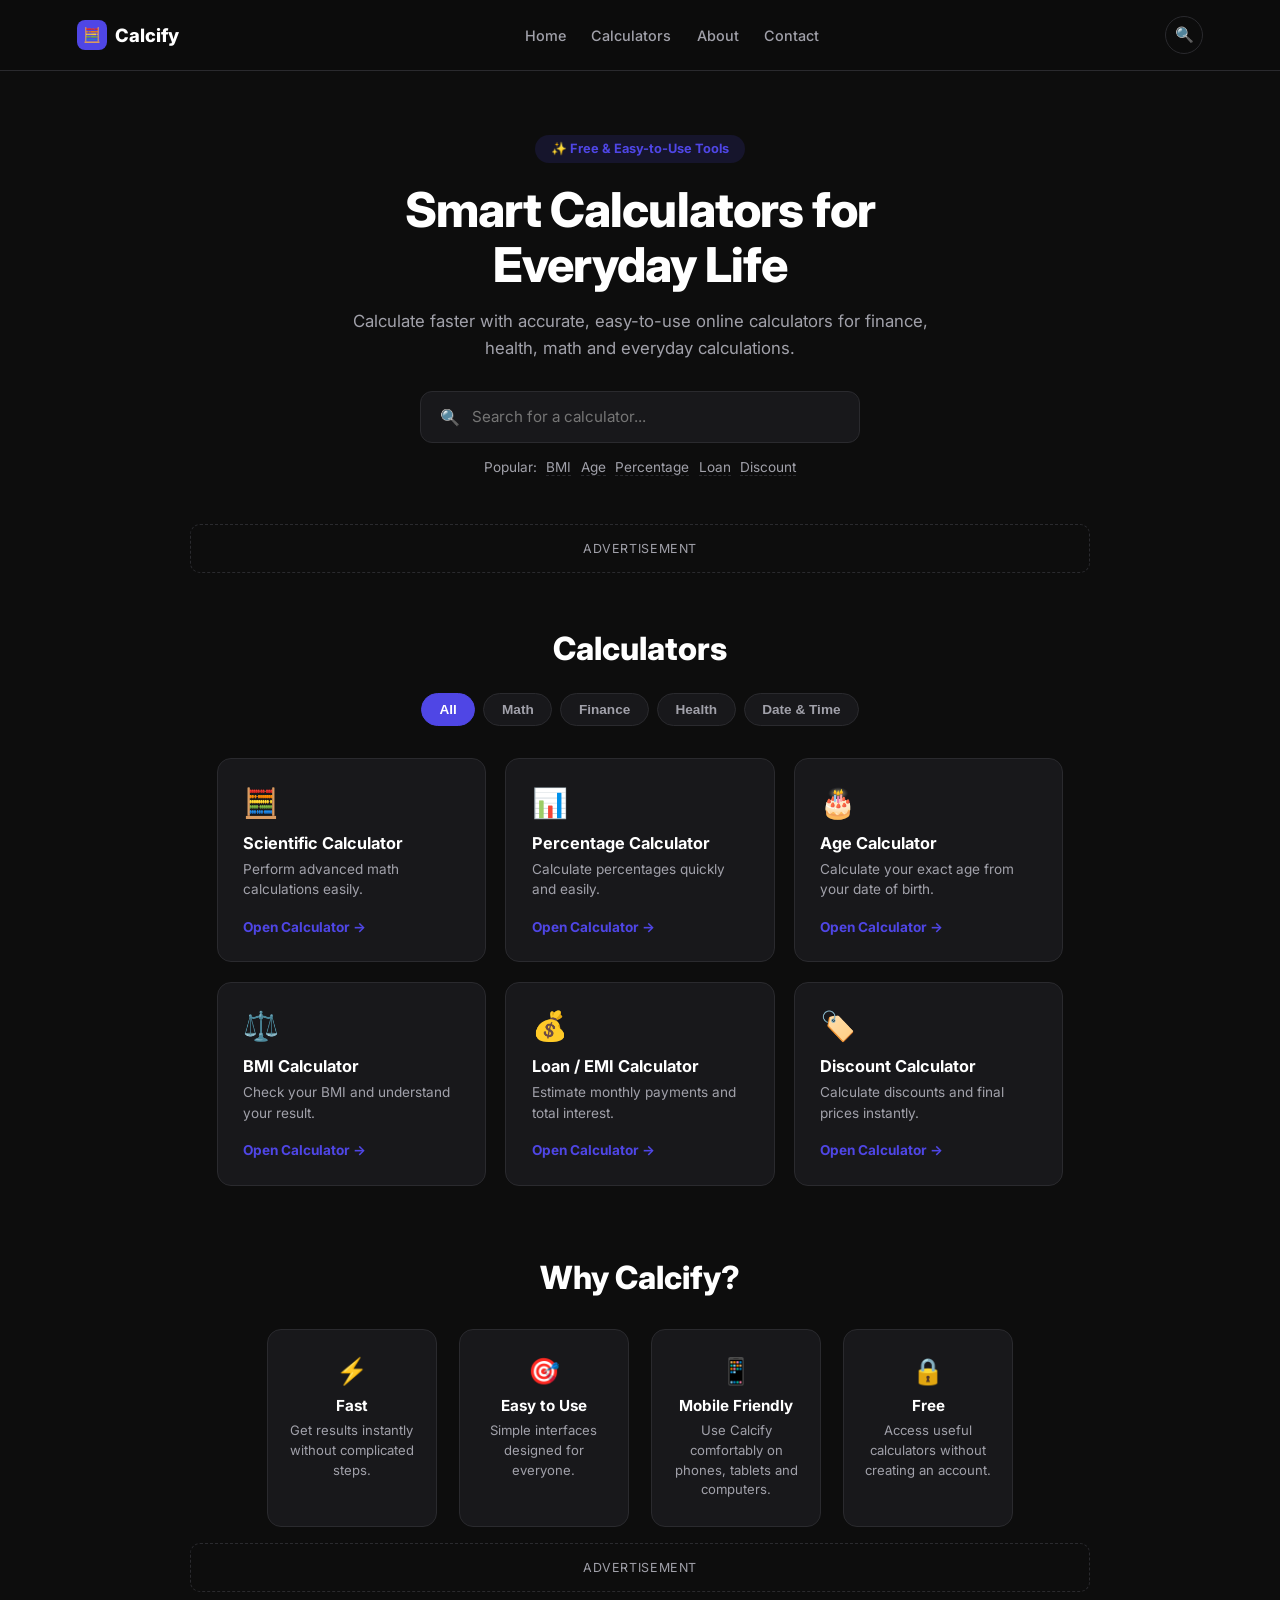
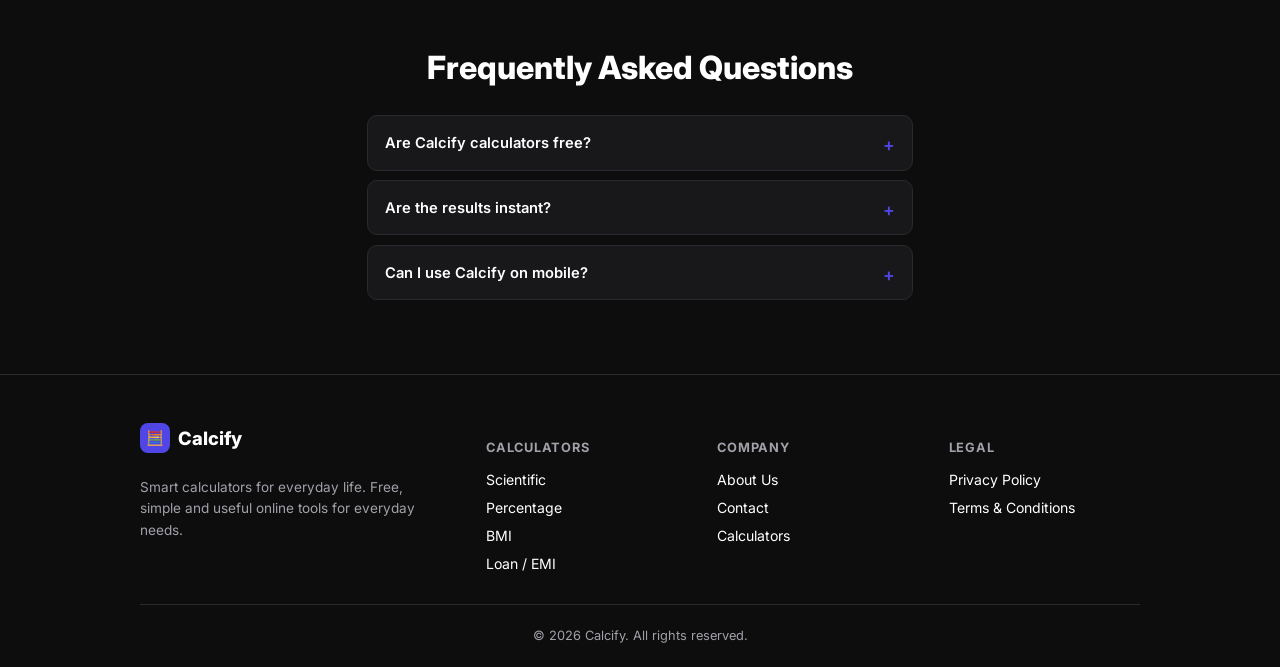
<file: index.html>
<!DOCTYPE html>
<html lang="en">
<head>
<meta charset="UTF-8">
<meta name="viewport" content="width=device-width, initial-scale=1.0">
<title>Calcify — Smart Calculators for Everyday Life</title>
<meta name="description" content="Free, fast and accurate online calculators for finance, health, math and everyday needs. No sign-up required.">
<link rel="preconnect" href="https://fonts.googleapis.com">
<link href="https://fonts.googleapis.com/css2?family=Inter:wght@400;500;600;700;800&display=swap" rel="stylesheet">
<link rel="stylesheet" href="style.css">
</head>
<body>

<header class="main-nav">
  <a href="index.html" class="site-logo"><span class="logo-badge">🧮</span> Calcify</a>

  <nav class="nav-links" id="navLinks">
    <a href="index.html">Home</a>
    <a href="#calculators">Calculators</a>
    <a href="about.html">About</a>
    <a href="contact.html">Contact</a>
  </nav>

  <div class="nav-right">
    <button class="icon-btn-plain" id="navSearchToggle" aria-label="Search">🔍</button>
    <button class="hamburger" id="hamburger" aria-label="Menu">☰</button>
  </div>
</header>

<section class="hero">
  <span class="hero-badge">✨ Free & Easy-to-Use Tools</span>
  <h1>Smart Calculators for Everyday Life</h1>
  <p>Calculate faster with accurate, easy-to-use online calculators for finance, health, math and everyday calculations.</p>

  <div class="hero-search">
    <span>🔍</span>
    <input type="text" id="calcSearch" placeholder="Search for a calculator...">
  </div>

  <div class="popular-links">
    <span>Popular:</span>
    <a href="bmi.html">BMI</a>
    <a href="age.html">Age</a>
    <a href="percentage.html">Percentage</a>
    <a href="loan.html">Loan</a>
    <a href="discount.html">Discount</a>
  </div>
</section>

<div class="ad-slot">Advertisement</div>

<section class="calculators-section" id="calculators">
  <h2>Calculators</h2>

  <div class="category-tabs" id="categoryTabs">
    <button class="cat-tab active" data-cat="all">All</button>
    <button class="cat-tab" data-cat="math">Math</button>
    <button class="cat-tab" data-cat="finance">Finance</button>
    <button class="cat-tab" data-cat="health">Health</button>
    <button class="cat-tab" data-cat="everyday">Date & Time</button>
  </div>

  <div class="calc-grid" id="calcGrid">
    <a href="calculator.html" class="calc-tile" data-cat="math" data-name="scientific calculator">
      <div class="calc-tile-icon">🧮</div>
      <h3>Scientific Calculator</h3>
      <p>Perform advanced math calculations easily.</p>
      <span class="calc-tile-cta">Open Calculator →</span>
    </a>
    <a href="percentage.html" class="calc-tile" data-cat="math" data-name="percentage calculator">
      <div class="calc-tile-icon">📊</div>
      <h3>Percentage Calculator</h3>
      <p>Calculate percentages quickly and easily.</p>
      <span class="calc-tile-cta">Open Calculator →</span>
    </a>
    <a href="age.html" class="calc-tile" data-cat="everyday" data-name="age calculator">
      <div class="calc-tile-icon">🎂</div>
      <h3>Age Calculator</h3>
      <p>Calculate your exact age from your date of birth.</p>
      <span class="calc-tile-cta">Open Calculator →</span>
    </a>
    <a href="bmi.html" class="calc-tile" data-cat="health" data-name="bmi calculator">
      <div class="calc-tile-icon">⚖️</div>
      <h3>BMI Calculator</h3>
      <p>Check your BMI and understand your result.</p>
      <span class="calc-tile-cta">Open Calculator →</span>
    </a>
    <a href="loan.html" class="calc-tile" data-cat="finance" data-name="loan emi calculator">
      <div class="calc-tile-icon">💰</div>
      <h3>Loan / EMI Calculator</h3>
      <p>Estimate monthly payments and total interest.</p>
      <span class="calc-tile-cta">Open Calculator →</span>
    </a>
    <a href="discount.html" class="calc-tile" data-cat="finance" data-name="discount calculator">
      <div class="calc-tile-icon">🏷️</div>
      <h3>Discount Calculator</h3>
      <p>Calculate discounts and final prices instantly.</p>
      <span class="calc-tile-cta">Open Calculator →</span>
    </a>
  </div>
  <p class="no-results" id="noResults">No calculators match your search.</p>
</section>

<section class="why-section">
  <h2>Why Calcify?</h2>
  <div class="why-grid">
    <div class="why-item">
      <div class="why-icon">⚡</div>
      <h3>Fast</h3>
      <p>Get results instantly without complicated steps.</p>
    </div>
    <div class="why-item">
      <div class="why-icon">🎯</div>
      <h3>Easy to Use</h3>
      <p>Simple interfaces designed for everyone.</p>
    </div>
    <div class="why-item">
      <div class="why-icon">📱</div>
      <h3>Mobile Friendly</h3>
      <p>Use Calcify comfortably on phones, tablets and computers.</p>
    </div>
    <div class="why-item">
      <div class="why-icon">🔒</div>
      <h3>Free</h3>
      <p>Access useful calculators without creating an account.</p>
    </div>
  </div>
</section>

<div class="ad-slot">Advertisement</div>

<section class="faq-section">
  <h2>Frequently Asked Questions</h2>
  <details class="faq-item">
    <summary>Are Calcify calculators free?</summary>
    <p>Yes, every calculator on Calcify is completely free to use with no sign-up required.</p>
  </details>
  <details class="faq-item">
    <summary>Are the results instant?</summary>
    <p>Yes, all calculations happen instantly in your browser as soon as you click Calculate.</p>
  </details>
  <details class="faq-item">
    <summary>Can I use Calcify on mobile?</summary>
    <p>Yes, every calculator is fully responsive and works smoothly on phones, tablets, and desktops.</p>
  </details>
</section>

<footer class="main-footer">
  <div class="footer-top">
    <div class="footer-col footer-brand-col">
      <span class="site-logo"><span class="logo-badge">🧮</span> Calcify</span>
      <p>Smart calculators for everyday life. Free, simple and useful online tools for everyday needs.</p>
    </div>
    <div class="footer-col">
      <h4>Calculators</h4>
      <a href="calculator.html">Scientific</a>
      <a href="percentage.html">Percentage</a>
      <a href="bmi.html">BMI</a>
      <a href="loan.html">Loan / EMI</a>
    </div>
    <div class="footer-col">
      <h4>Company</h4>
      <a href="about.html">About Us</a>
      <a href="contact.html">Contact</a>
      <a href="index.html#calculators">Calculators</a>
    </div>
    <div class="footer-col">
      <h4>Legal</h4>
      <a href="privacy.html">Privacy Policy</a>
      <a href="terms.html">Terms & Conditions</a>
    </div>
  </div>
  <div class="footer-bottom">© 2026 Calcify. All rights reserved.</div>
</footer>

<script src="hub.js"></script>
</body>
</html>
</file>
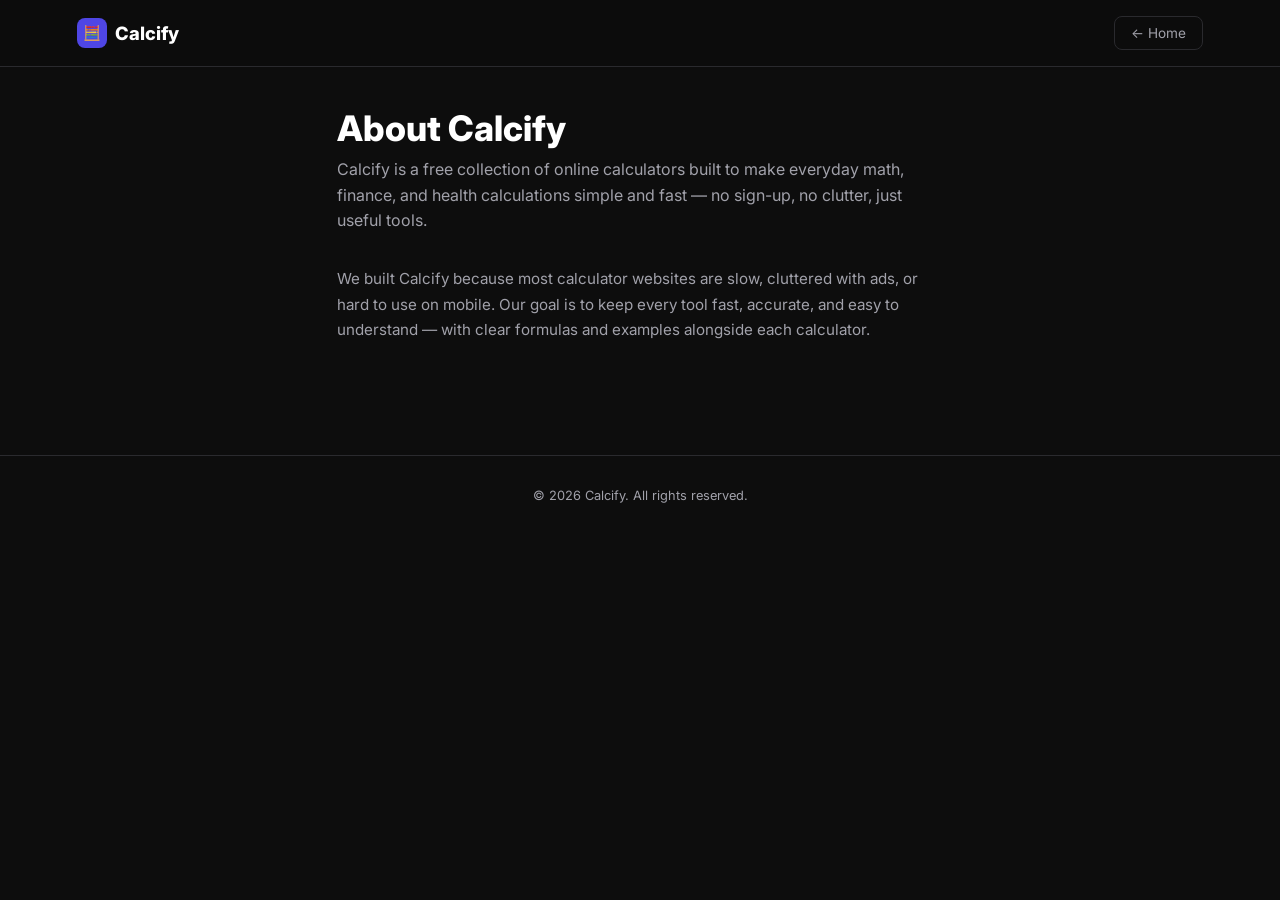
<file: about.html>
<!DOCTYPE html>
<html lang="en">
<head>
<meta charset="UTF-8">
<meta name="viewport" content="width=device-width, initial-scale=1.0">
<title>About — Calcify</title>
<link href="https://fonts.googleapis.com/css2?family=Inter:wght@400;500;600;700;800&display=swap" rel="stylesheet">
<link rel="stylesheet" href="style.css">
</head>
<body>
<nav class="site-nav">
  <a href="index.html" class="site-logo"><span class="logo-badge">🧮</span> Calcify</a>
  <a href="index.html" class="nav-back">← Home</a>
</nav>
<div class="page">
  <div class="page-hero">
    <h1>About Calcify</h1>
    <p>Calcify is a free collection of online calculators built to make everyday math, finance, and health calculations simple and fast — no sign-up, no clutter, just useful tools.</p>
  </div>
  <article class="content-article">
    <p>We built Calcify because most calculator websites are slow, cluttered with ads, or hard to use on mobile. Our goal is to keep every tool fast, accurate, and easy to understand — with clear formulas and examples alongside each calculator.</p>
  </article>
</div>
<footer class="site-footer">© 2026 Calcify. All rights reserved.</footer>
</body>
</html>
</file>
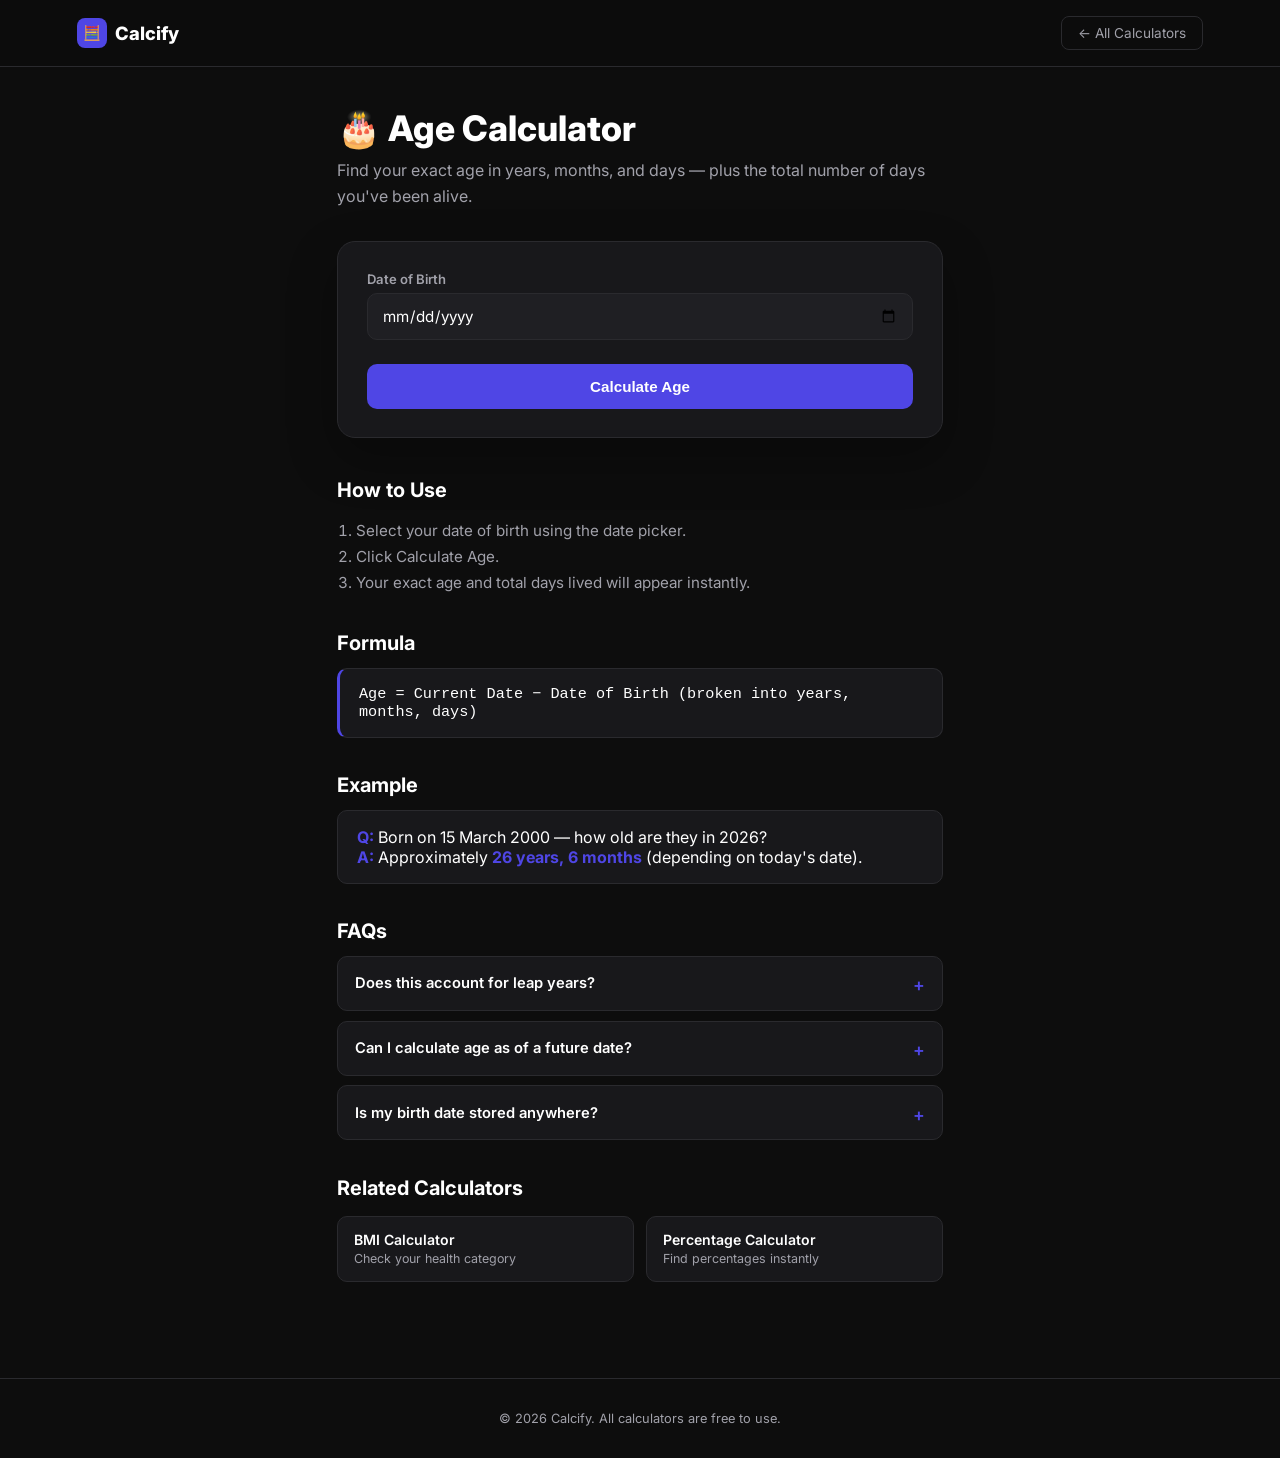
<file: age.html>
<!DOCTYPE html>
<html lang="en">
<head>
<meta charset="UTF-8">
<meta name="viewport" content="width=device-width, initial-scale=1.0">
<title>Age Calculator — Calcify</title>
<link rel="preconnect" href="https://fonts.googleapis.com">
<link href="https://fonts.googleapis.com/css2?family=Inter:wght@400;500;600;700;800&display=swap" rel="stylesheet">
<link rel="stylesheet" href="style.css">
</head>
<body>

<nav class="site-nav">
  <a href="index.html" class="site-logo"><span class="logo-badge">🧮</span> Calcify</a>
  <a href="index.html" class="nav-back">← All Calculators</a>
</nav>

<div class="page">
  <div class="page-hero">
    <h1>🎂 Age Calculator</h1>
    <p>Find your exact age in years, months, and days — plus the total number of days you've been alive.</p>
  </div>

  <div class="calc-card">
    <div class="input-group">
      <label>Date of Birth</label>
      <input type="date" id="dob">
    </div>
    <button class="calc-btn" onclick="calcAge()">Calculate Age</button>

    <div class="result-box" id="ageResult">
      <div class="result-main" id="ageMain">0 years</div>
      <div class="result-line"><span>Months</span><span id="ageMonths">0</span></div>
      <div class="result-line"><span>Days</span><span id="ageDays">0</span></div>
      <div class="result-line"><span>Total Days Lived</span><span id="ageTotalDays">0</span></div>
    </div>
  </div>

  <article class="content-article">
    <h2>How to Use</h2>
    <ol>
      <li>Select your date of birth using the date picker.</li>
      <li>Click Calculate Age.</li>
      <li>Your exact age and total days lived will appear instantly.</li>
    </ol>

    <h2>Formula</h2>
    <div class="formula-box">Age = Current Date − Date of Birth (broken into years, months, days)</div>

    <h2>Example</h2>
    <div class="example-box">
      <strong>Q:</strong> Born on 15 March 2000 — how old are they in 2026?<br>
      <strong>A:</strong> Approximately <strong>26 years, 6 months</strong> (depending on today's date).
    </div>

    <h2>FAQs</h2>
    <details class="faq-item">
      <summary>Does this account for leap years?</summary>
      <p>Yes, the calculation is based on actual calendar dates, so leap years are automatically handled correctly.</p>
    </details>
    <details class="faq-item">
      <summary>Can I calculate age as of a future date?</summary>
      <p>This calculator computes age as of today's date. For a custom target date, the underlying logic can easily be adapted.</p>
    </details>
    <details class="faq-item">
      <summary>Is my birth date stored anywhere?</summary>
      <p>No. All calculations happen instantly in your browser — nothing is saved or sent anywhere.</p>
    </details>

    <h2>Related Calculators</h2>
    <div class="related-grid">
      <a href="bmi.html" class="related-card">BMI Calculator<span>Check your health category</span></a>
      <a href="percentage.html" class="related-card">Percentage Calculator<span>Find percentages instantly</span></a>
    </div>
  </article>
</div>

<footer class="site-footer">© 2026 Calcify. All calculators are free to use.</footer>

<script src="age.js"></script>
</body>
</html>
</file>
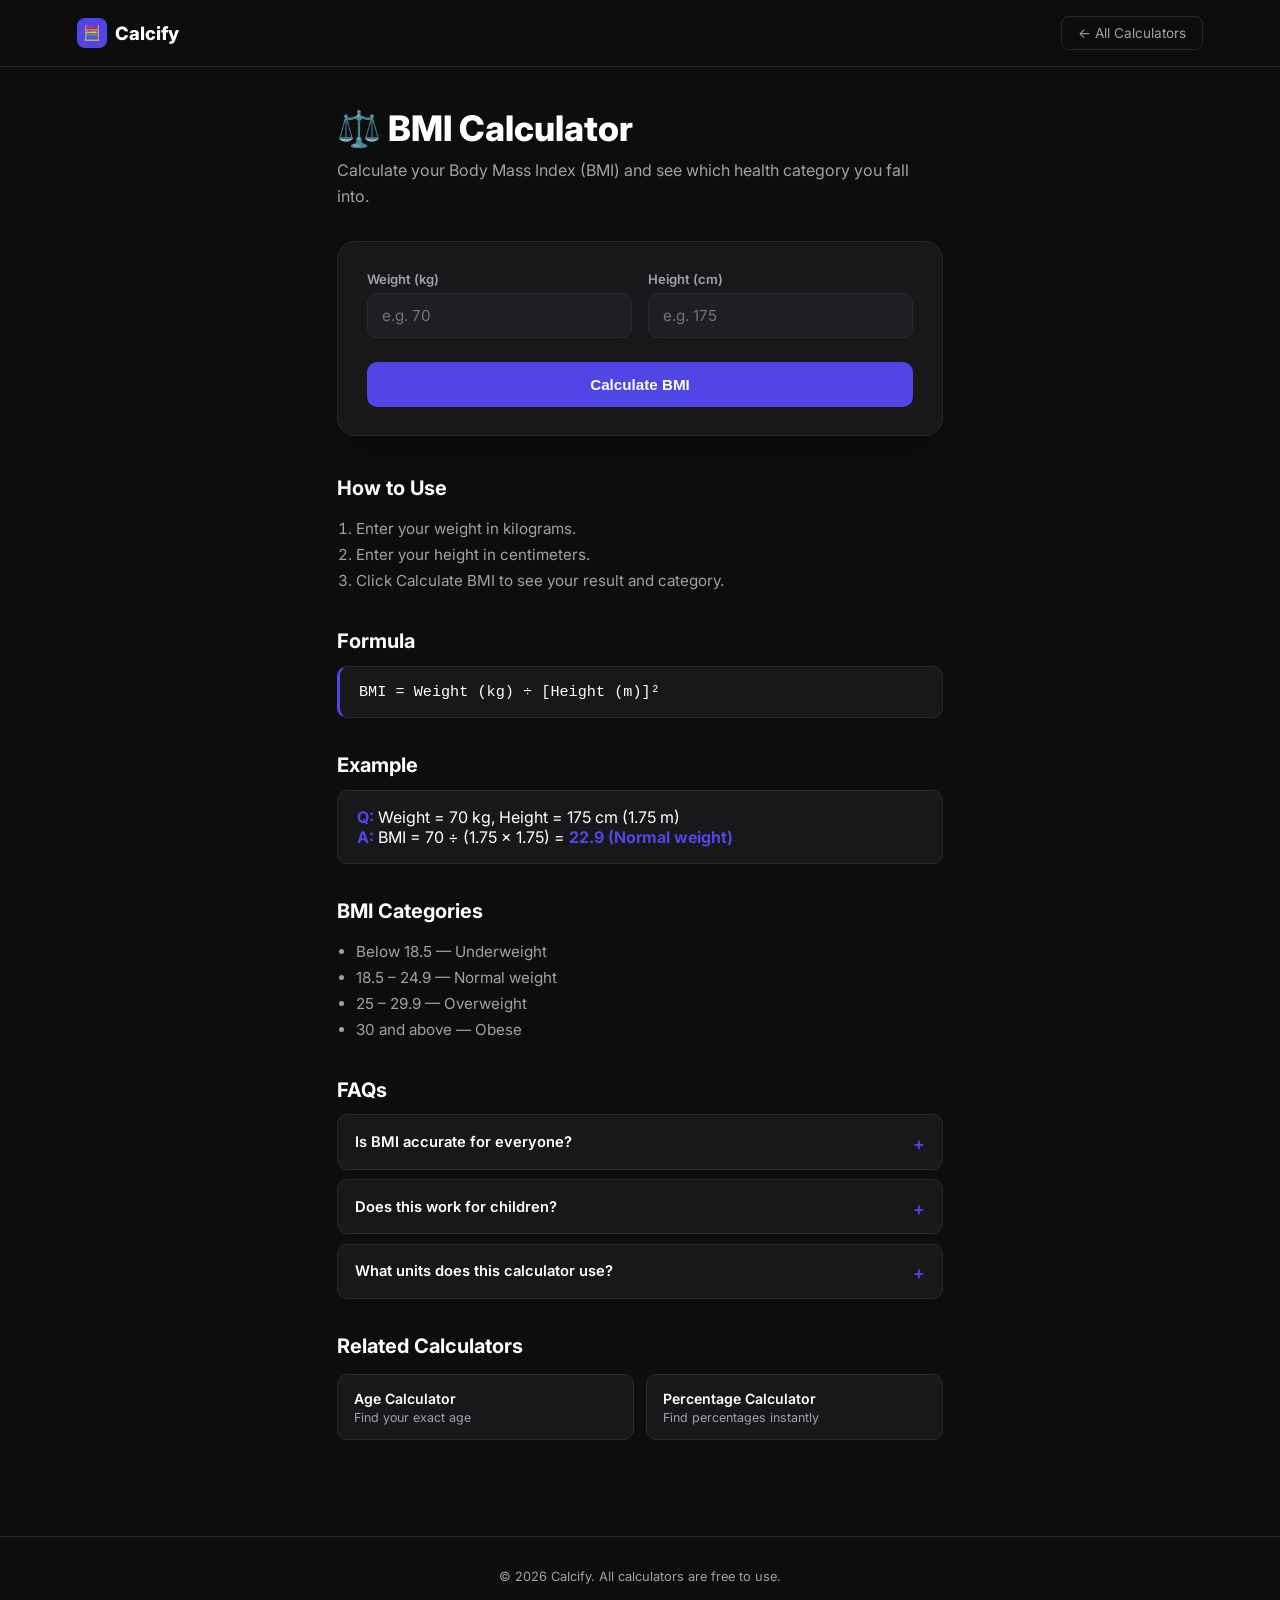
<file: bmi.html>
<!DOCTYPE html>
<html lang="en">
<head>
<meta charset="UTF-8">
<meta name="viewport" content="width=device-width, initial-scale=1.0">
<title>BMI Calculator — Calcify</title>
<link rel="preconnect" href="https://fonts.googleapis.com">
<link href="https://fonts.googleapis.com/css2?family=Inter:wght@400;500;600;700;800&display=swap" rel="stylesheet">
<link rel="stylesheet" href="style.css">
</head>
<body>

<nav class="site-nav">
  <a href="index.html" class="site-logo"><span class="logo-badge">🧮</span> Calcify</a>
  <a href="index.html" class="nav-back">← All Calculators</a>
</nav>

<div class="page">
  <div class="page-hero">
    <h1>⚖️ BMI Calculator</h1>
    <p>Calculate your Body Mass Index (BMI) and see which health category you fall into.</p>
  </div>

  <div class="calc-card">
    <div class="input-row">
      <div class="input-group">
        <label>Weight (kg)</label>
        <input type="number" id="bmiWeight" placeholder="e.g. 70">
      </div>
      <div class="input-group">
        <label>Height (cm)</label>
        <input type="number" id="bmiHeight" placeholder="e.g. 175">
      </div>
    </div>
    <button class="calc-btn" onclick="calcBMI()">Calculate BMI</button>

    <div class="result-box" id="bmiResult">
      <div class="result-main" id="bmiMain">0</div>
      <div class="result-line"><span>Category</span><span id="bmiCategory">—</span></div>
    </div>
  </div>

  <article class="content-article">
    <h2>How to Use</h2>
    <ol>
      <li>Enter your weight in kilograms.</li>
      <li>Enter your height in centimeters.</li>
      <li>Click Calculate BMI to see your result and category.</li>
    </ol>

    <h2>Formula</h2>
    <div class="formula-box">BMI = Weight (kg) ÷ [Height (m)]²</div>

    <h2>Example</h2>
    <div class="example-box">
      <strong>Q:</strong> Weight = 70 kg, Height = 175 cm (1.75 m)<br>
      <strong>A:</strong> BMI = 70 ÷ (1.75 × 1.75) = <strong>22.9 (Normal weight)</strong>
    </div>

    <h2>BMI Categories</h2>
    <ul>
      <li>Below 18.5 — Underweight</li>
      <li>18.5 – 24.9 — Normal weight</li>
      <li>25 – 29.9 — Overweight</li>
      <li>30 and above — Obese</li>
    </ul>

    <h2>FAQs</h2>
    <details class="faq-item">
      <summary>Is BMI accurate for everyone?</summary>
      <p>BMI is a general screening tool and doesn't account for muscle mass, bone density, or body composition. It should not replace professional medical advice.</p>
    </details>
    <details class="faq-item">
      <summary>Does this work for children?</summary>
      <p>This calculator uses the standard adult BMI formula. Children and teens require age- and gender-specific BMI charts.</p>
    </details>
    <details class="faq-item">
      <summary>What units does this calculator use?</summary>
      <p>Weight in kilograms and height in centimeters.</p>
    </details>

    <h2>Related Calculators</h2>
    <div class="related-grid">
      <a href="age.html" class="related-card">Age Calculator<span>Find your exact age</span></a>
      <a href="percentage.html" class="related-card">Percentage Calculator<span>Find percentages instantly</span></a>
    </div>
  </article>
</div>

<footer class="site-footer">© 2026 Calcify. All calculators are free to use.</footer>

<script src="bmi.js"></script>
</body>
</html>
</file>
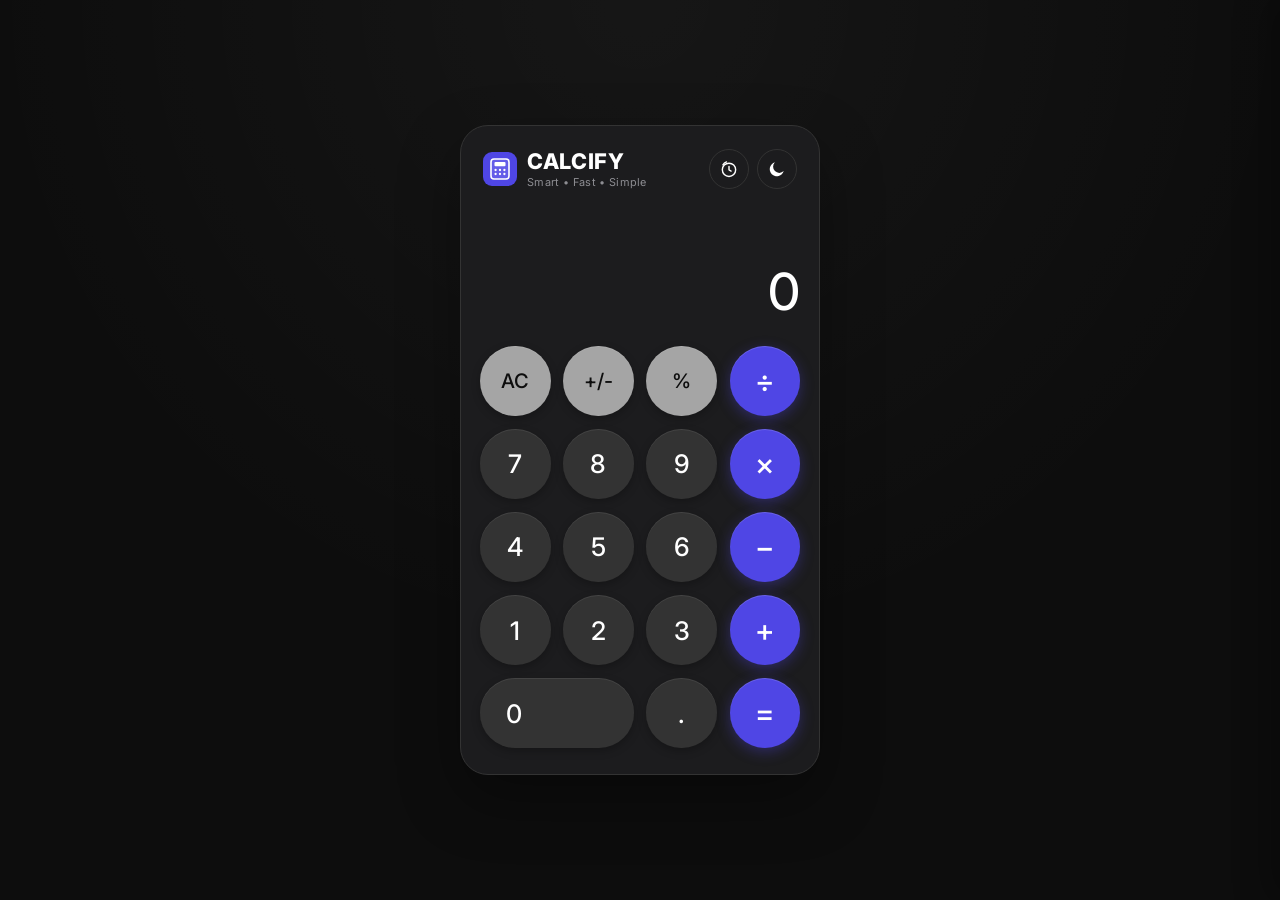
<file: calculator.html>
<!DOCTYPE html>
<html lang="en">
<head>
<meta charset="UTF-8">
<meta name="viewport" content="width=device-width, initial-scale=1.0">
<title>Calcify — Scientific Calculator</title>
<link rel="preconnect" href="https://fonts.googleapis.com">
<link rel="preconnect" href="https://fonts.gstatic.com" crossorigin>
<link href="https://fonts.googleapis.com/css2?family=Inter:wght@400;500;600;700&display=swap" rel="stylesheet">
<link rel="stylesheet" href="calculator-style.css">
</head>
<body>

<div class="app">
  <div class="app-header">
    <div class="brand">
      <span class="logo-icon">
        <svg viewBox="0 0 24 24" fill="none" xmlns="http://www.w3.org/2000/svg">
          <rect x="3" y="2" width="18" height="20" rx="3" fill="currentColor" fill-opacity="0.12" stroke="currentColor" stroke-width="1.6"/>
          <rect x="6.5" y="5" width="11" height="4.2" rx="1" fill="currentColor"/>
          <circle cx="7.6" cy="13" r="1.15" fill="currentColor"/>
          <circle cx="12" cy="13" r="1.15" fill="currentColor"/>
          <circle cx="16.4" cy="13" r="1.15" fill="currentColor"/>
          <circle cx="7.6" cy="17" r="1.15" fill="currentColor"/>
          <circle cx="12" cy="17" r="1.15" fill="currentColor"/>
          <circle cx="16.4" cy="17" r="1.15" fill="currentColor"/>
        </svg>
      </span>
      <div class="brand-text">
        <h1>CALCIFY</h1>
        <span>Smart • Fast • Simple</span>
      </div>
    </div>
    <div class="header-actions">
      <button class="icon-btn" id="historyToggle" aria-label="Toggle history">
        <svg viewBox="0 0 24 24" fill="none" xmlns="http://www.w3.org/2000/svg">
          <circle cx="12" cy="13" r="8" stroke="currentColor" stroke-width="1.7"/>
          <path d="M12 9v4l2.5 1.5" stroke="currentColor" stroke-width="1.7" stroke-linecap="round" stroke-linejoin="round"/>
          <path d="M9 3.5C7.2 4.2 5.7 5.4 4.7 7" stroke="currentColor" stroke-width="1.7" stroke-linecap="round"/>
        </svg>
      </button>
      <button class="icon-btn" id="themeToggle" aria-label="Toggle theme">
        <svg class="icon-moon" viewBox="0 0 24 24" fill="none" xmlns="http://www.w3.org/2000/svg">
          <path d="M20 14.5A8.5 8.5 0 1 1 9.5 4a6.8 6.8 0 0 0 10.5 10.5Z" fill="currentColor"/>
        </svg>
        <svg class="icon-sun" viewBox="0 0 24 24" fill="none" xmlns="http://www.w3.org/2000/svg" style="display:none">
          <circle cx="12" cy="12" r="4.2" fill="currentColor"/>
          <g stroke="currentColor" stroke-width="1.6" stroke-linecap="round">
            <path d="M12 2.5v2.2"/><path d="M12 19.3v2.2"/>
            <path d="M4.2 4.2l1.6 1.6"/><path d="M18.2 18.2l1.6 1.6"/>
            <path d="M2.5 12h2.2"/><path d="M19.3 12h2.2"/>
            <path d="M4.2 19.8l1.6-1.6"/><path d="M18.2 5.8l1.6-1.6"/>
          </g>
        </svg>
      </button>
    </div>
  </div>

  <div class="calculator">
    <div class="display">
      <div class="expression" id="expression"></div>
      <div class="result" id="result">0</div>
    </div>

    <div class="buttons">
      <button class="btn function" data-action="clear">AC</button>
      <button class="btn function" data-action="negate">+/-</button>
      <button class="btn function" data-action="percent">%</button>
      <button class="btn operator" data-action="divide">÷</button>

      <button class="btn number" data-value="7">7</button>
      <button class="btn number" data-value="8">8</button>
      <button class="btn number" data-value="9">9</button>
      <button class="btn operator" data-action="multiply">×</button>

      <button class="btn number" data-value="4">4</button>
      <button class="btn number" data-value="5">5</button>
      <button class="btn number" data-value="6">6</button>
      <button class="btn operator" data-action="subtract">−</button>

      <button class="btn number" data-value="1">1</button>
      <button class="btn number" data-value="2">2</button>
      <button class="btn number" data-value="3">3</button>
      <button class="btn operator" data-action="add">+</button>

      <button class="btn number zero" data-value="0">0</button>
      <button class="btn number" data-value=".">.</button>
      <button class="btn operator equals" data-action="equals">=</button>
    </div>
  </div>
</div>

<div class="drawer-overlay" id="drawerOverlay"></div>
<aside class="history-drawer" id="historyDrawer">
  <div class="history-drawer-header">
    <h2>Calculation History</h2>
    <button class="icon-btn small" id="closeHistory" aria-label="Close history">
      <svg viewBox="0 0 24 24" fill="none" xmlns="http://www.w3.org/2000/svg">
        <path d="M6 6l12 12M18 6L6 18" stroke="currentColor" stroke-width="1.8" stroke-linecap="round"/>
      </svg>
    </button>
  </div>
  <ul id="historyList"></ul>
  <p class="history-empty" id="historyEmpty">No calculations yet.</p>
  <button class="clear-history-btn" id="clearHistory">Clear History</button>
</aside>

<script src="calculator.js"></script>
</body>
</html>
</file>
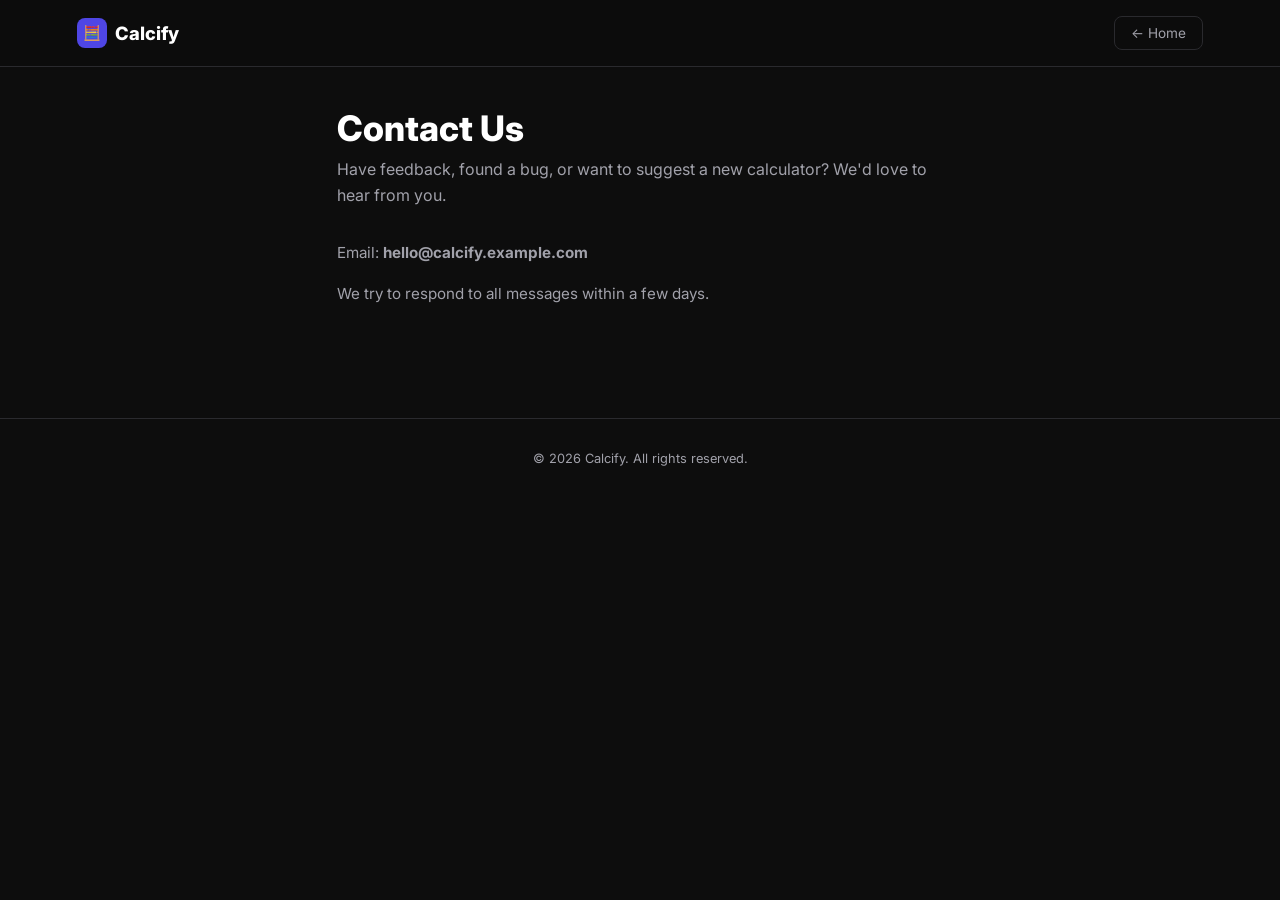
<file: contact.html>
<!DOCTYPE html>
<html lang="en">
<head>
<meta charset="UTF-8">
<meta name="viewport" content="width=device-width, initial-scale=1.0">
<title>Contact — Calcify</title>
<link href="https://fonts.googleapis.com/css2?family=Inter:wght@400;500;600;700;800&display=swap" rel="stylesheet">
<link rel="stylesheet" href="style.css">
</head>
<body>
<nav class="site-nav">
  <a href="index.html" class="site-logo"><span class="logo-badge">🧮</span> Calcify</a>
  <a href="index.html" class="nav-back">← Home</a>
</nav>
<div class="page">
  <div class="page-hero">
    <h1>Contact Us</h1>
    <p>Have feedback, found a bug, or want to suggest a new calculator? We'd love to hear from you.</p>
  </div>
  <article class="content-article">
    <p>Email: <strong>hello@calcify.example.com</strong></p>
    <p>We try to respond to all messages within a few days.</p>
  </article>
</div>
<footer class="site-footer">© 2026 Calcify. All rights reserved.</footer>
</body>
</html>
</file>
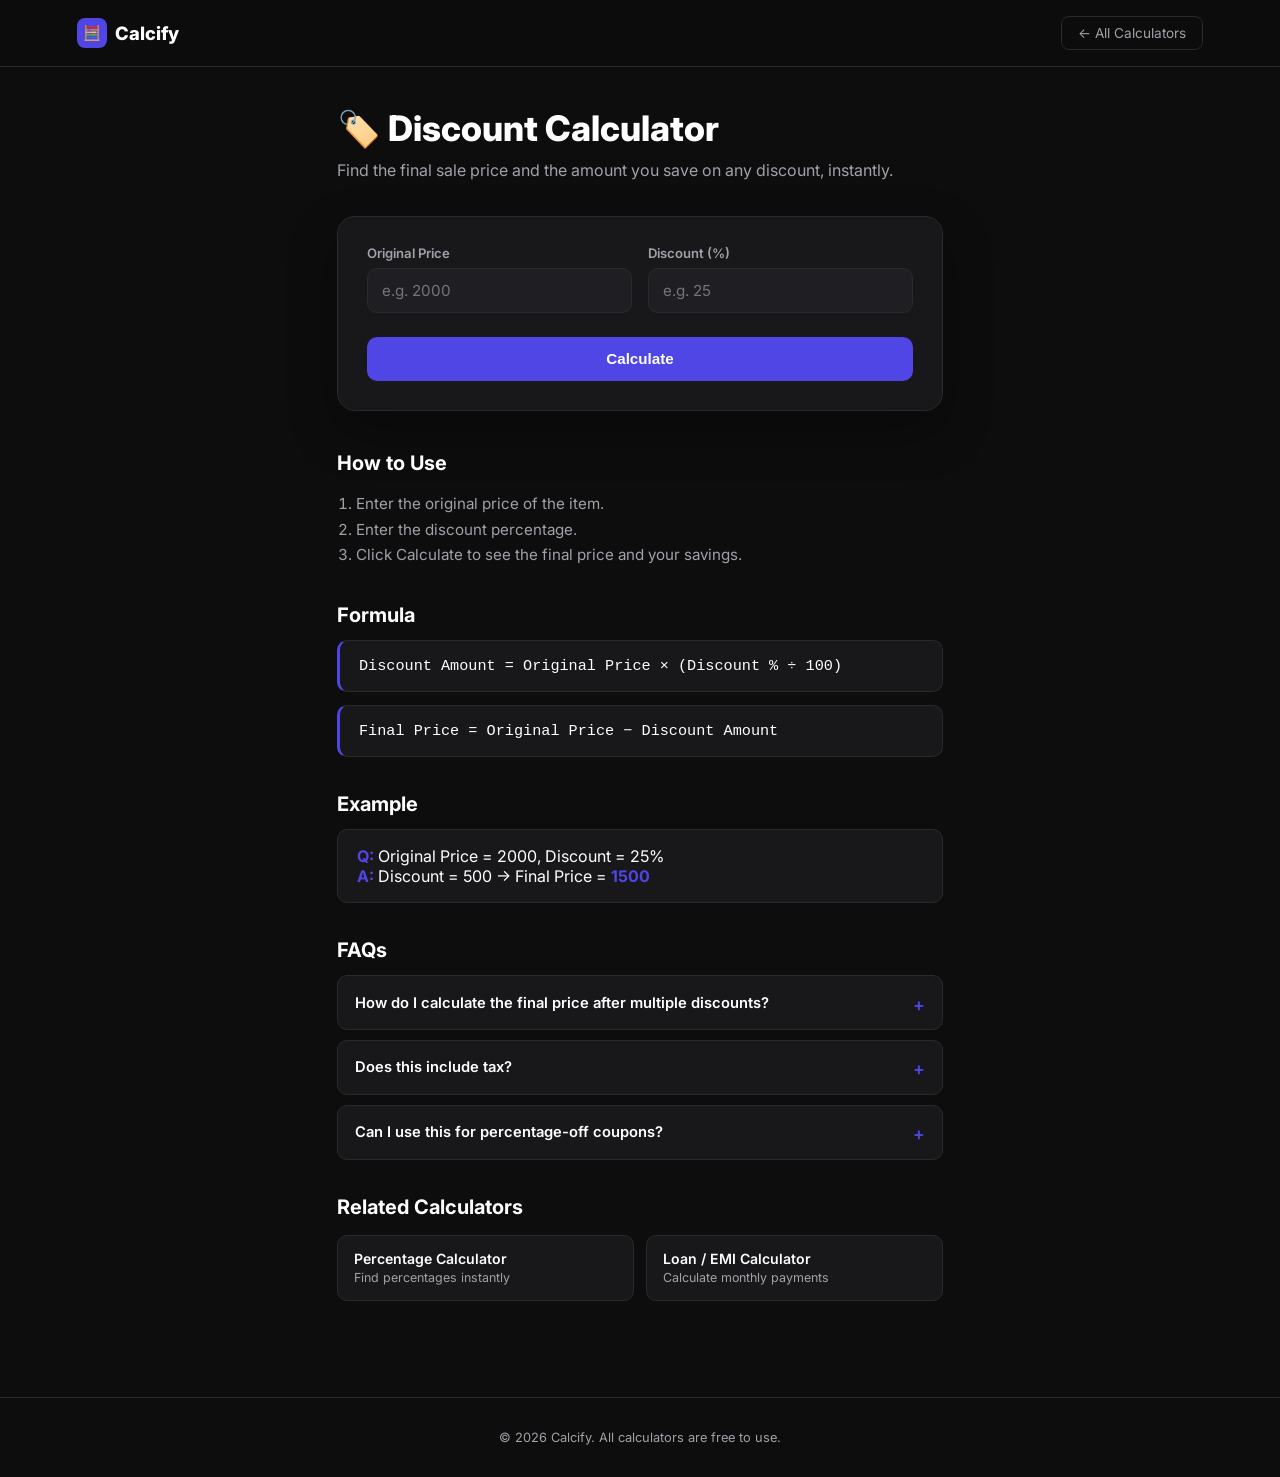
<file: discount.html>
<!DOCTYPE html>
<html lang="en">
<head>
<meta charset="UTF-8">
<meta name="viewport" content="width=device-width, initial-scale=1.0">
<title>Discount Calculator — Calcify</title>
<link rel="preconnect" href="https://fonts.googleapis.com">
<link href="https://fonts.googleapis.com/css2?family=Inter:wght@400;500;600;700;800&display=swap" rel="stylesheet">
<link rel="stylesheet" href="style.css">
</head>
<body>

<nav class="site-nav">
  <a href="index.html" class="site-logo"><span class="logo-badge">🧮</span> Calcify</a>
  <a href="index.html" class="nav-back">← All Calculators</a>
</nav>

<div class="page">
  <div class="page-hero">
    <h1>🏷️ Discount Calculator</h1>
    <p>Find the final sale price and the amount you save on any discount, instantly.</p>
  </div>

  <div class="calc-card">
    <div class="input-row">
      <div class="input-group">
        <label>Original Price</label>
        <input type="number" id="discPrice" placeholder="e.g. 2000">
      </div>
      <div class="input-group">
        <label>Discount (%)</label>
        <input type="number" id="discPercent" placeholder="e.g. 25">
      </div>
    </div>
    <button class="calc-btn" onclick="calcDiscount()">Calculate</button>

    <div class="result-box" id="discResult">
      <div class="result-main" id="discMain">0</div>
      <div class="result-line"><span>You Save</span><span id="discSaved">0</span></div>
      <div class="result-line"><span>Original Price</span><span id="discOriginal">0</span></div>
    </div>
  </div>

  <article class="content-article">
    <h2>How to Use</h2>
    <ol>
      <li>Enter the original price of the item.</li>
      <li>Enter the discount percentage.</li>
      <li>Click Calculate to see the final price and your savings.</li>
    </ol>

    <h2>Formula</h2>
    <div class="formula-box">Discount Amount = Original Price × (Discount % ÷ 100)</div>
    <div class="formula-box">Final Price = Original Price − Discount Amount</div>

    <h2>Example</h2>
    <div class="example-box">
      <strong>Q:</strong> Original Price = 2000, Discount = 25%<br>
      <strong>A:</strong> Discount = 500 → Final Price = <strong>1500</strong>
    </div>

    <h2>FAQs</h2>
    <details class="faq-item">
      <summary>How do I calculate the final price after multiple discounts?</summary>
      <p>Apply discounts one after another — calculate the first discount, then apply the second discount to the already-reduced price (not the original).</p>
    </details>
    <details class="faq-item">
      <summary>Does this include tax?</summary>
      <p>No, this calculator only computes the discount. Any applicable tax should be calculated separately on the final price.</p>
    </details>
    <details class="faq-item">
      <summary>Can I use this for percentage-off coupons?</summary>
      <p>Yes, simply enter the coupon's discount percentage and the item's original price.</p>
    </details>

    <h2>Related Calculators</h2>
    <div class="related-grid">
      <a href="percentage.html" class="related-card">Percentage Calculator<span>Find percentages instantly</span></a>
      <a href="loan.html" class="related-card">Loan / EMI Calculator<span>Calculate monthly payments</span></a>
    </div>
  </article>
</div>

<footer class="site-footer">© 2026 Calcify. All calculators are free to use.</footer>

<script src="discount.js"></script>
</body>
</html>
</file>
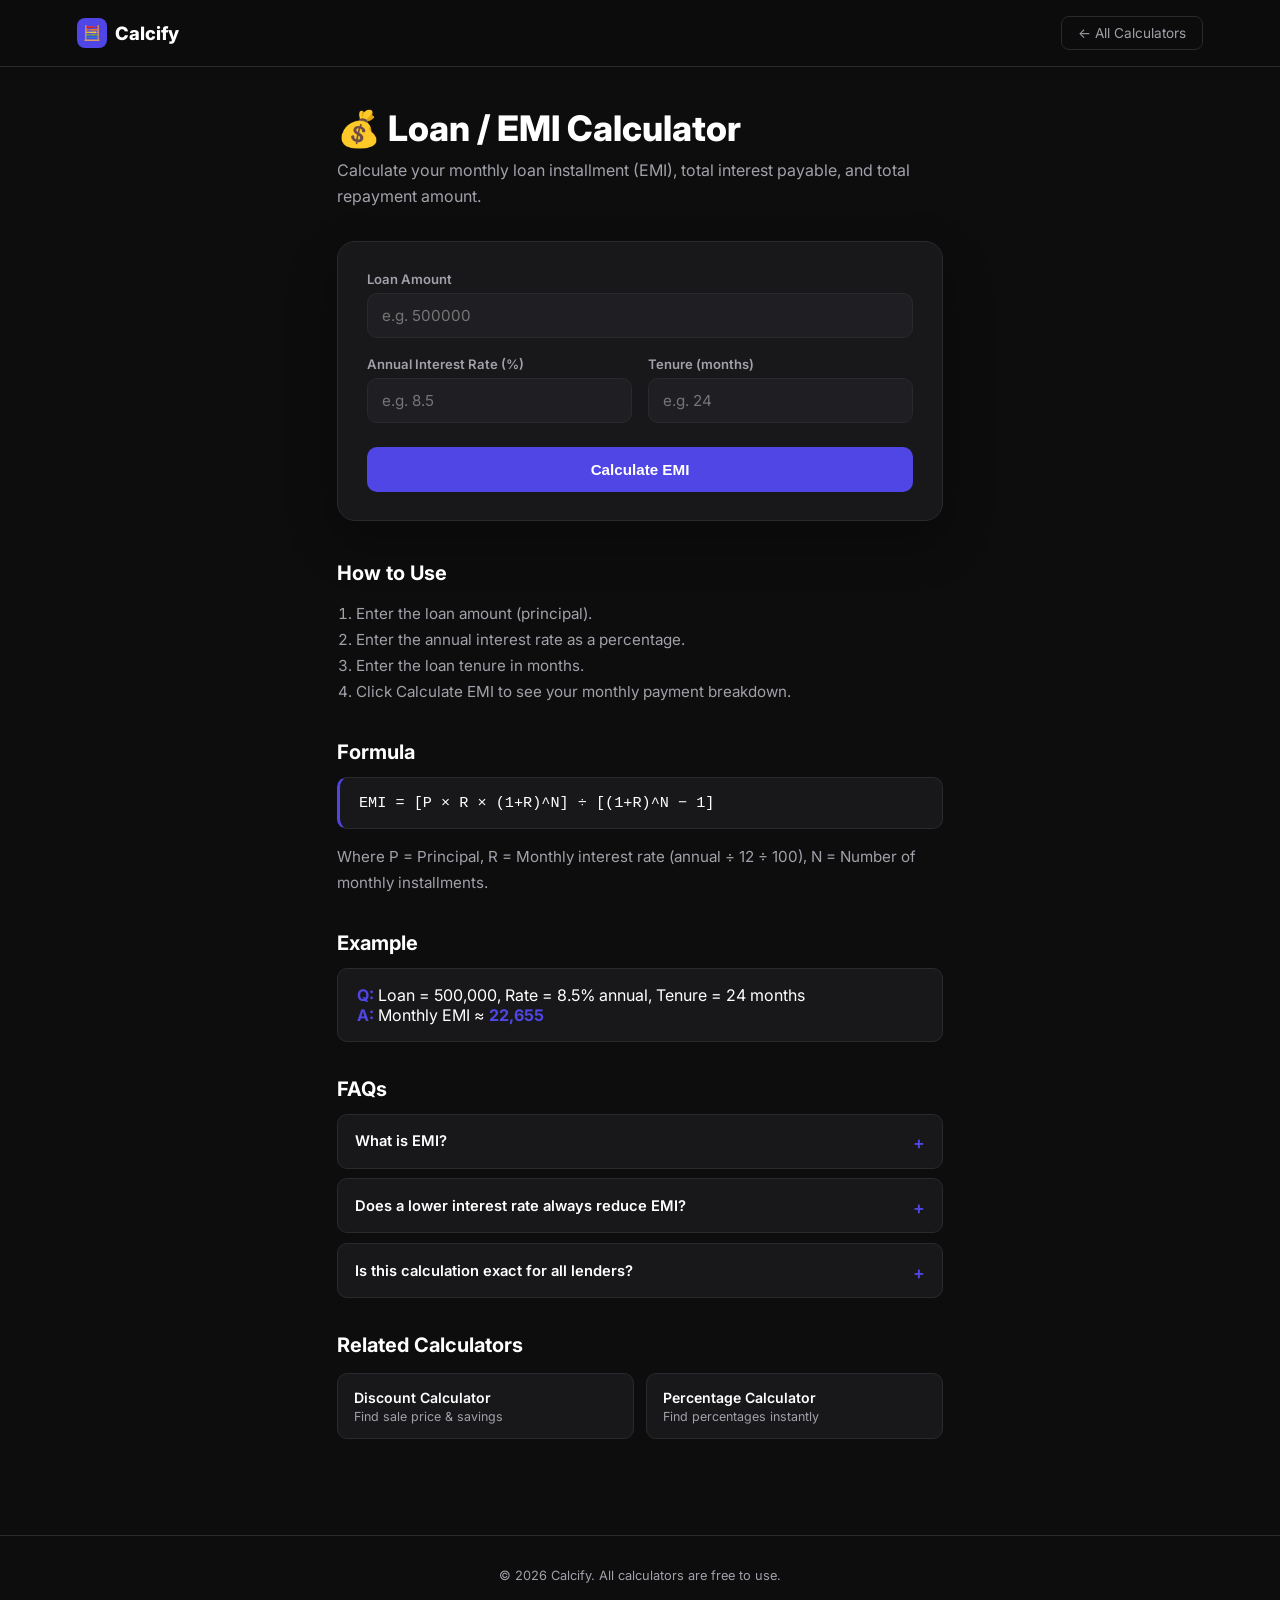
<file: loan.html>
<!DOCTYPE html>
<html lang="en">
<head>
<meta charset="UTF-8">
<meta name="viewport" content="width=device-width, initial-scale=1.0">
<title>Loan / EMI Calculator — Calcify</title>
<link rel="preconnect" href="https://fonts.googleapis.com">
<link href="https://fonts.googleapis.com/css2?family=Inter:wght@400;500;600;700;800&display=swap" rel="stylesheet">
<link rel="stylesheet" href="style.css">
</head>
<body>

<nav class="site-nav">
  <a href="index.html" class="site-logo"><span class="logo-badge">🧮</span> Calcify</a>
  <a href="index.html" class="nav-back">← All Calculators</a>
</nav>

<div class="page">
  <div class="page-hero">
    <h1>💰 Loan / EMI Calculator</h1>
    <p>Calculate your monthly loan installment (EMI), total interest payable, and total repayment amount.</p>
  </div>

  <div class="calc-card">
    <div class="input-group">
      <label>Loan Amount</label>
      <input type="number" id="loanAmount" placeholder="e.g. 500000">
    </div>
    <div class="input-row">
      <div class="input-group">
        <label>Annual Interest Rate (%)</label>
        <input type="number" id="loanRate" placeholder="e.g. 8.5" step="0.01">
      </div>
      <div class="input-group">
        <label>Tenure (months)</label>
        <input type="number" id="loanTenure" placeholder="e.g. 24">
      </div>
    </div>
    <button class="calc-btn" onclick="calcLoan()">Calculate EMI</button>

    <div class="result-box" id="loanResult">
      <div class="result-main" id="loanMain">0</div>
      <div class="result-line"><span>Total Interest</span><span id="loanInterest">0</span></div>
      <div class="result-line"><span>Total Payment</span><span id="loanTotal">0</span></div>
    </div>
  </div>

  <article class="content-article">
    <h2>How to Use</h2>
    <ol>
      <li>Enter the loan amount (principal).</li>
      <li>Enter the annual interest rate as a percentage.</li>
      <li>Enter the loan tenure in months.</li>
      <li>Click Calculate EMI to see your monthly payment breakdown.</li>
    </ol>

    <h2>Formula</h2>
    <div class="formula-box">EMI = [P × R × (1+R)^N] ÷ [(1+R)^N − 1]</div>
    <p>Where P = Principal, R = Monthly interest rate (annual ÷ 12 ÷ 100), N = Number of monthly installments.</p>

    <h2>Example</h2>
    <div class="example-box">
      <strong>Q:</strong> Loan = 500,000, Rate = 8.5% annual, Tenure = 24 months<br>
      <strong>A:</strong> Monthly EMI ≈ <strong>22,655</strong>
    </div>

    <h2>FAQs</h2>
    <details class="faq-item">
      <summary>What is EMI?</summary>
      <p>EMI (Equated Monthly Installment) is the fixed monthly payment a borrower makes to repay a loan over a set period, covering both principal and interest.</p>
    </details>
    <details class="faq-item">
      <summary>Does a lower interest rate always reduce EMI?</summary>
      <p>Yes, for the same loan amount and tenure, a lower interest rate results in a lower EMI and less total interest paid.</p>
    </details>
    <details class="faq-item">
      <summary>Is this calculation exact for all lenders?</summary>
      <p>This uses the standard reducing-balance EMI formula used by most banks. Some lenders may apply slightly different methods or additional fees.</p>
    </details>

    <h2>Related Calculators</h2>
    <div class="related-grid">
      <a href="discount.html" class="related-card">Discount Calculator<span>Find sale price & savings</span></a>
      <a href="percentage.html" class="related-card">Percentage Calculator<span>Find percentages instantly</span></a>
    </div>
  </article>
</div>

<footer class="site-footer">© 2026 Calcify. All calculators are free to use.</footer>

<script src="loan.js"></script>
</body>
</html>
</file>
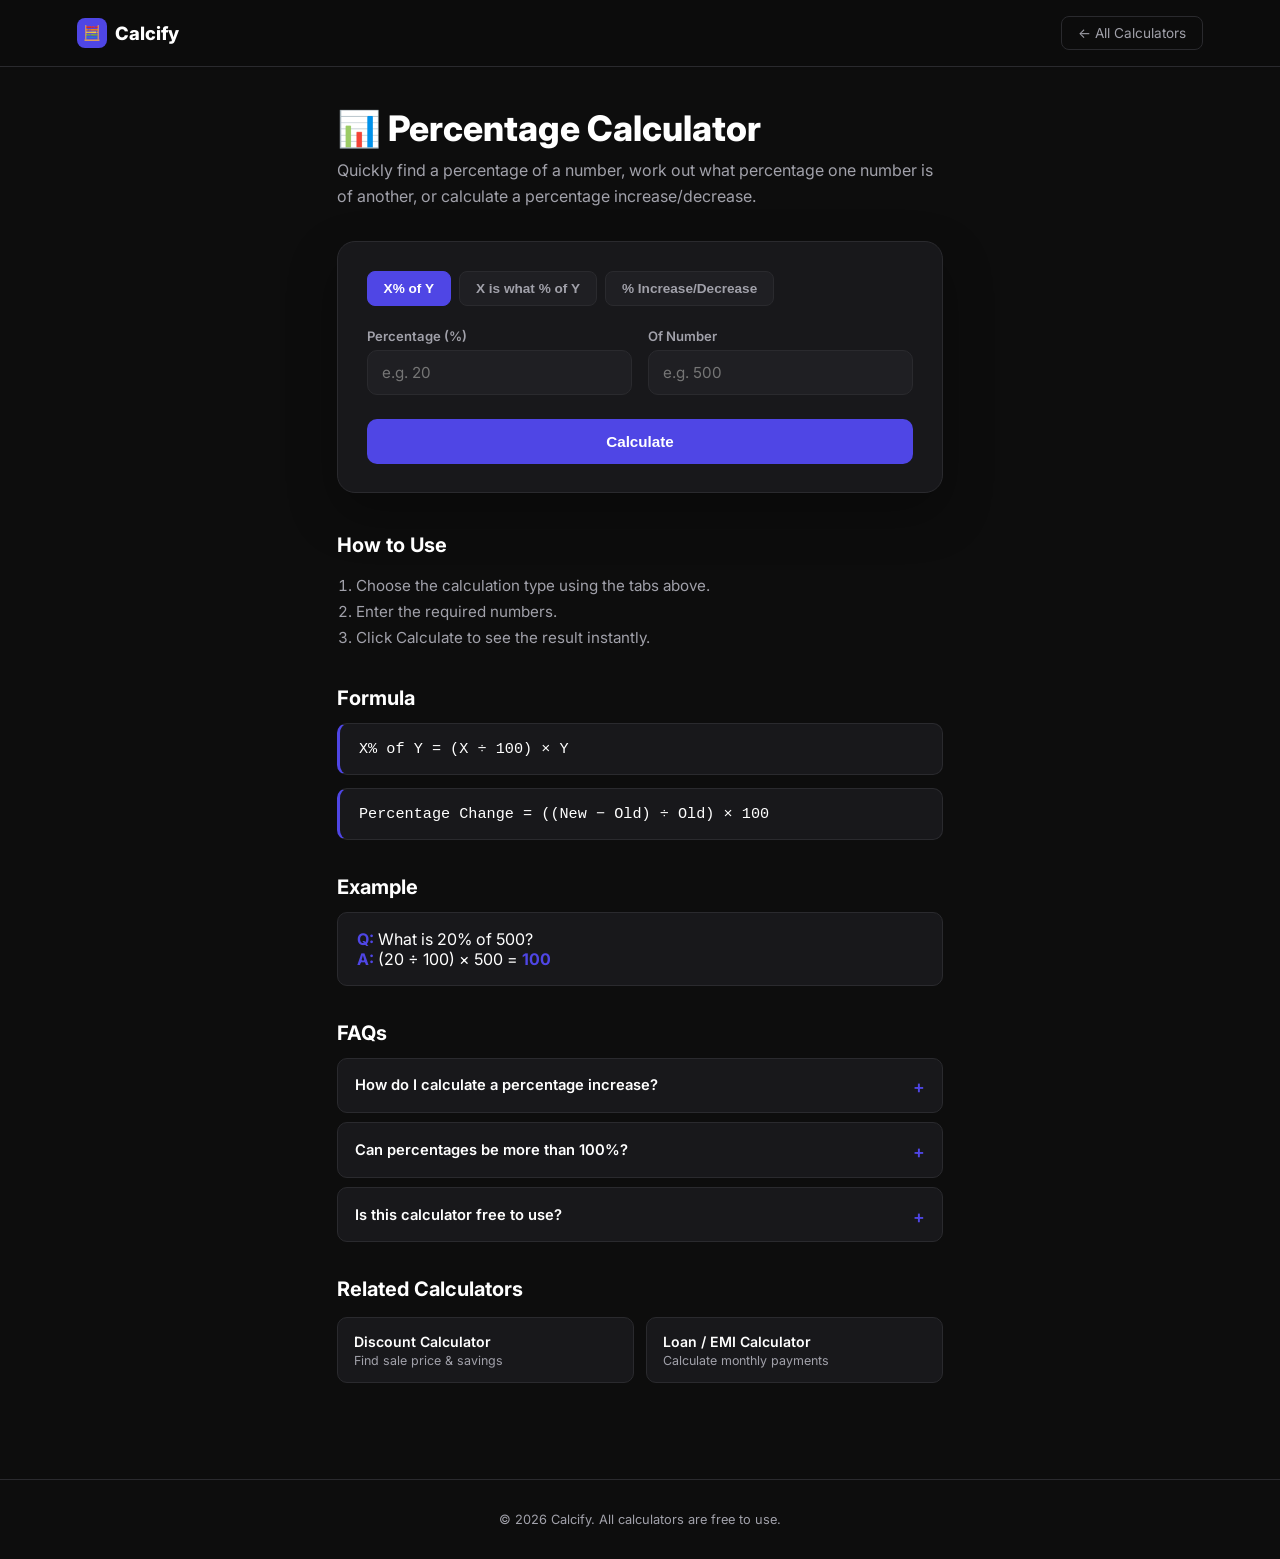
<file: percentage.html>
<!DOCTYPE html>
<html lang="en">
<head>
<meta charset="UTF-8">
<meta name="viewport" content="width=device-width, initial-scale=1.0">
<title>Percentage Calculator — Calcify</title>
<link rel="preconnect" href="https://fonts.googleapis.com">
<link href="https://fonts.googleapis.com/css2?family=Inter:wght@400;500;600;700;800&display=swap" rel="stylesheet">
<link rel="stylesheet" href="style.css">
</head>
<body>

<nav class="site-nav">
  <a href="index.html" class="site-logo"><span class="logo-badge">🧮</span> Calcify</a>
  <a href="index.html" class="nav-back">← All Calculators</a>
</nav>

<div class="page">
  <div class="page-hero">
    <h1>📊 Percentage Calculator</h1>
    <p>Quickly find a percentage of a number, work out what percentage one number is of another, or calculate a percentage increase/decrease.</p>
  </div>

  <div class="calc-card">
    <div class="tab-row">
      <button class="tab-btn active" data-tab="basic">X% of Y</button>
      <button class="tab-btn" data-tab="whatpercent">X is what % of Y</button>
      <button class="tab-btn" data-tab="change">% Increase/Decrease</button>
    </div>

    <div class="tab-panel active" id="basic">
      <div class="input-row">
        <div class="input-group">
          <label>Percentage (%)</label>
          <input type="number" id="basicPercent" placeholder="e.g. 20">
        </div>
        <div class="input-group">
          <label>Of Number</label>
          <input type="number" id="basicNumber" placeholder="e.g. 500">
        </div>
      </div>
      <button class="calc-btn" onclick="calcBasic()">Calculate</button>
      <div class="result-box" id="basicResult">
        <div class="result-main" id="basicMain">0</div>
      </div>
    </div>

    <div class="tab-panel" id="whatpercent">
      <div class="input-row">
        <div class="input-group">
          <label>Value</label>
          <input type="number" id="wpValue" placeholder="e.g. 40">
        </div>
        <div class="input-group">
          <label>Total</label>
          <input type="number" id="wpTotal" placeholder="e.g. 200">
        </div>
      </div>
      <button class="calc-btn" onclick="calcWhatPercent()">Calculate</button>
      <div class="result-box" id="wpResult">
        <div class="result-main" id="wpMain">0%</div>
      </div>
    </div>

    <div class="tab-panel" id="change">
      <div class="input-row">
        <div class="input-group">
          <label>Original Value</label>
          <input type="number" id="chgFrom" placeholder="e.g. 250">
        </div>
        <div class="input-group">
          <label>New Value</label>
          <input type="number" id="chgTo" placeholder="e.g. 300">
        </div>
      </div>
      <button class="calc-btn" onclick="calcChange()">Calculate</button>
      <div class="result-box" id="chgResult">
        <div class="result-main" id="chgMain">0%</div>
        <div class="result-line"><span>Type</span><span id="chgType">—</span></div>
      </div>
    </div>
  </div>

  <article class="content-article">
    <h2>How to Use</h2>
    <ol>
      <li>Choose the calculation type using the tabs above.</li>
      <li>Enter the required numbers.</li>
      <li>Click Calculate to see the result instantly.</li>
    </ol>

    <h2>Formula</h2>
    <div class="formula-box">X% of Y = (X ÷ 100) × Y</div>
    <div class="formula-box">Percentage Change = ((New − Old) ÷ Old) × 100</div>

    <h2>Example</h2>
    <div class="example-box">
      <strong>Q:</strong> What is 20% of 500?<br>
      <strong>A:</strong> (20 ÷ 100) × 500 = <strong>100</strong>
    </div>

    <h2>FAQs</h2>
    <details class="faq-item">
      <summary>How do I calculate a percentage increase?</summary>
      <p>Subtract the old value from the new value, divide by the old value, then multiply by 100. A positive result means an increase, a negative result means a decrease.</p>
    </details>
    <details class="faq-item">
      <summary>Can percentages be more than 100%?</summary>
      <p>Yes. Percentages above 100% simply mean the value is more than double (or more) of the base value.</p>
    </details>
    <details class="faq-item">
      <summary>Is this calculator free to use?</summary>
      <p>Yes, completely free with no sign-up required.</p>
    </details>

    <h2>Related Calculators</h2>
    <div class="related-grid">
      <a href="discount.html" class="related-card">Discount Calculator<span>Find sale price & savings</span></a>
      <a href="loan.html" class="related-card">Loan / EMI Calculator<span>Calculate monthly payments</span></a>
    </div>
  </article>
</div>

<footer class="site-footer">© 2026 Calcify. All calculators are free to use.</footer>

<script src="percentage.js"></script>
</body>
</html>
</file>
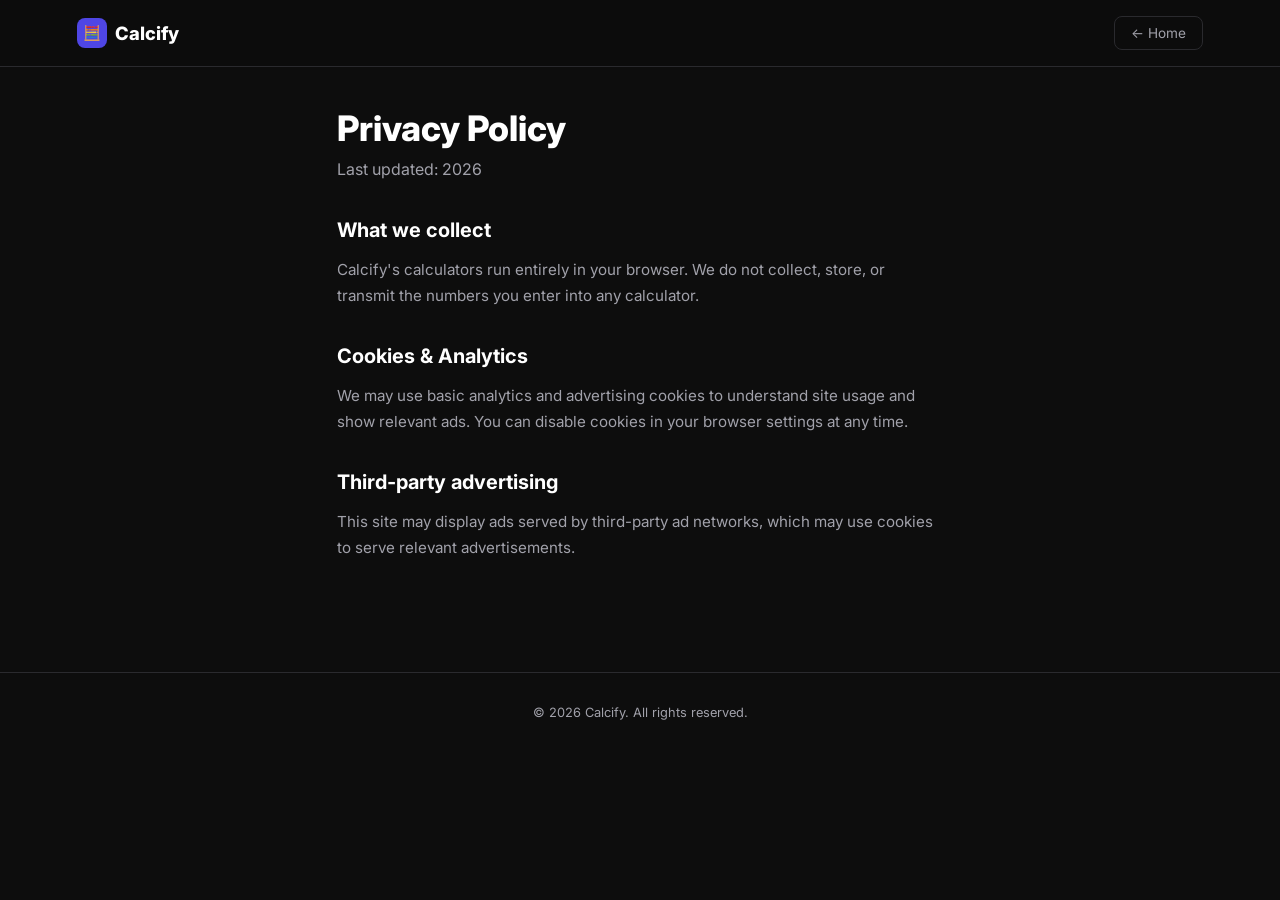
<file: privacy.html>
<!DOCTYPE html>
<html lang="en">
<head>
<meta charset="UTF-8">
<meta name="viewport" content="width=device-width, initial-scale=1.0">
<title>Privacy Policy — Calcify</title>
<link href="https://fonts.googleapis.com/css2?family=Inter:wght@400;500;600;700;800&display=swap" rel="stylesheet">
<link rel="stylesheet" href="style.css">
</head>
<body>
<nav class="site-nav">
  <a href="index.html" class="site-logo"><span class="logo-badge">🧮</span> Calcify</a>
  <a href="index.html" class="nav-back">← Home</a>
</nav>
<div class="page">
  <div class="page-hero">
    <h1>Privacy Policy</h1>
    <p>Last updated: 2026</p>
  </div>
  <article class="content-article">
    <h2>What we collect</h2>
    <p>Calcify's calculators run entirely in your browser. We do not collect, store, or transmit the numbers you enter into any calculator.</p>
    <h2>Cookies & Analytics</h2>
    <p>We may use basic analytics and advertising cookies to understand site usage and show relevant ads. You can disable cookies in your browser settings at any time.</p>
    <h2>Third-party advertising</h2>
    <p>This site may display ads served by third-party ad networks, which may use cookies to serve relevant advertisements.</p>
  </article>
</div>
<footer class="site-footer">© 2026 Calcify. All rights reserved.</footer>
</body>
</html>
</file>
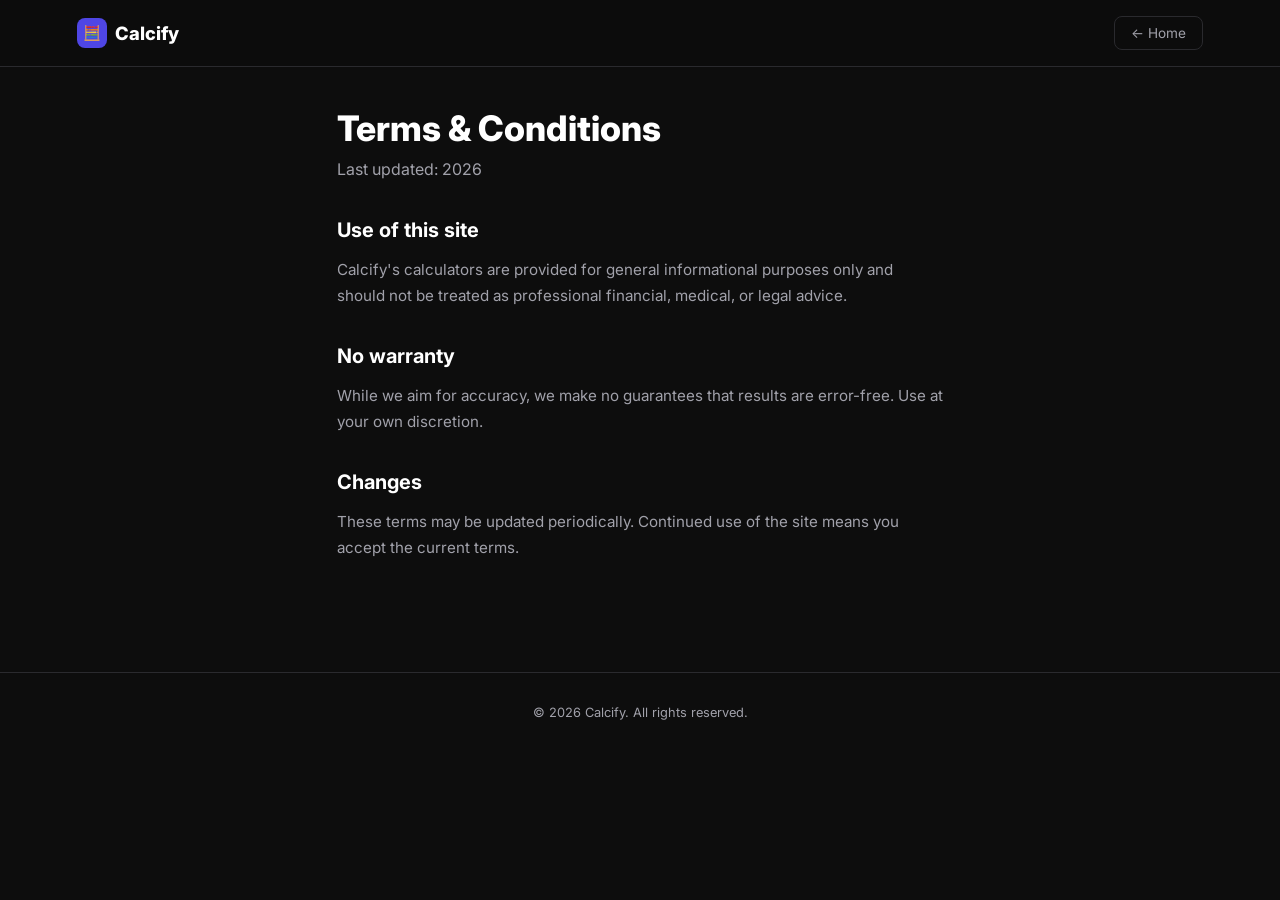
<file: terms.html>
<!DOCTYPE html>
<html lang="en">
<head>
<meta charset="UTF-8">
<meta name="viewport" content="width=device-width, initial-scale=1.0">
<title>Terms & Conditions — Calcify</title>
<link href="https://fonts.googleapis.com/css2?family=Inter:wght@400;500;600;700;800&display=swap" rel="stylesheet">
<link rel="stylesheet" href="style.css">
</head>
<body>
<nav class="site-nav">
  <a href="index.html" class="site-logo"><span class="logo-badge">🧮</span> Calcify</a>
  <a href="index.html" class="nav-back">← Home</a>
</nav>
<div class="page">
  <div class="page-hero">
    <h1>Terms & Conditions</h1>
    <p>Last updated: 2026</p>
  </div>
  <article class="content-article">
    <h2>Use of this site</h2>
    <p>Calcify's calculators are provided for general informational purposes only and should not be treated as professional financial, medical, or legal advice.</p>
    <h2>No warranty</h2>
    <p>While we aim for accuracy, we make no guarantees that results are error-free. Use at your own discretion.</p>
    <h2>Changes</h2>
    <p>These terms may be updated periodically. Continued use of the site means you accept the current terms.</p>
  </article>
</div>
<footer class="site-footer">© 2026 Calcify. All rights reserved.</footer>
</body>
</html>
</file>
<file: style.css>
:root{
  --bg:#0d0d0d;
  --card:#18181b;
  --card-2:#1f1f23;
  --border:#2a2a2e;
  --text:#ffffff;
  --secondary:#a1a1aa;
  --accent:#4f46e5;
  --accent-dark:#4338ca;
  --accent-light:rgba(79,70,229,0.14);
}
*{box-sizing:border-box;}
html,body{margin:0;padding:0;}
body{
  background:var(--bg);
  color:var(--text);
  font-family:'Inter',sans-serif;
  min-height:100vh;
}
a{color:inherit;}
h1,h2,h3{margin:0;}

/* ================= Simple nav (used on calculator sub-pages) ================= */
.site-nav{
  display:flex;justify-content:space-between;align-items:center;
  padding:1rem 6vw;
  border-bottom:1px solid var(--border);
  position:sticky;top:0;background:rgba(13,13,13,0.9);backdrop-filter:blur(8px);
  z-index:20;
}
.site-logo{
  display:flex;align-items:center;gap:0.5rem;
  font-weight:800;font-size:1.15rem;text-decoration:none;color:var(--text);
}
.site-logo .logo-badge{
  width:30px;height:30px;border-radius:8px;background:var(--accent);
  display:flex;align-items:center;justify-content:center;font-size:0.9rem;flex-shrink:0;
}
.nav-back{
  font-size:0.85rem;color:var(--secondary);text-decoration:none;
  border:1px solid var(--border);padding:0.5rem 1rem;border-radius:8px;
  transition:border-color .2s ease, color .2s ease;
}
.nav-back:hover{border-color:var(--accent);color:var(--text);}

/* ================= Homepage nav ================= */
.main-nav{
  display:flex;justify-content:space-between;align-items:center;
  padding:1rem 6vw;
  border-bottom:1px solid var(--border);
  position:sticky;top:0;background:rgba(13,13,13,0.9);backdrop-filter:blur(8px);
  z-index:30;
  min-height:70px;
}
.nav-links{display:flex;gap:1.6rem;}
.nav-links a{color:var(--secondary);text-decoration:none;font-size:0.9rem;font-weight:500;transition:color .2s ease;}
.nav-links a:hover{color:var(--text);}
.nav-right{display:flex;align-items:center;gap:0.6rem;}
.icon-btn-plain{
  background:none;border:1px solid var(--border);color:var(--text);
  width:38px;height:38px;border-radius:50%;cursor:pointer;font-size:0.95rem;
}
.hamburger{display:none;background:none;border:none;color:var(--text);font-size:1.4rem;cursor:pointer;}

@media (max-width:820px){
  .nav-links{
    display:none;position:absolute;top:100%;left:0;right:0;
    flex-direction:column;background:var(--card);padding:1rem 6vw;
    border-bottom:1px solid var(--border);gap:0.9rem;
  }
  .nav-links.open{display:flex;}
  .hamburger{display:block;}
}

/* ================= Hero ================= */
.hero{
  text-align:center;
  padding:4rem 6vw 3rem;
  max-width:760px;margin:0 auto;
}
.hero-badge{
  display:inline-block;
  background:var(--accent-light);color:var(--accent);
  font-size:0.8rem;font-weight:700;
  padding:0.4rem 1rem;border-radius:999px;
  margin-bottom:1.2rem;
}
.hero h1{
  font-size:clamp(2rem,5.5vw,3rem);
  font-weight:800;letter-spacing:-0.02em;line-height:1.15;
  margin-bottom:1rem;
}
.hero p{
  color:var(--secondary);font-size:1.05rem;line-height:1.6;
  max-width:56ch;margin:0 auto 1.8rem;
}
.hero-search{
  display:flex;align-items:center;gap:0.6rem;
  background:var(--card);border:1px solid var(--border);
  border-radius:12px;padding:0.9rem 1.2rem;
  max-width:440px;margin:0 auto 1rem;
}
.hero-search input{
  flex:1;border:none;background:none;outline:none;
  color:var(--text);font-family:'Inter',sans-serif;font-size:0.95rem;
}
.popular-links{
  display:flex;flex-wrap:wrap;justify-content:center;gap:0.6rem;
  font-size:0.85rem;color:var(--secondary);
}
.popular-links a{
  color:var(--secondary);text-decoration:none;
  border-bottom:1px dashed var(--border);
  transition:color .2s ease;
}
.popular-links a:hover{color:var(--accent);}

/* ================= Ad slot ================= */
.ad-slot{
  max-width:900px;margin:0 auto;
  padding:1rem;
  border:1px dashed var(--border);
  border-radius:10px;
  text-align:center;
  color:var(--secondary);
  font-size:0.78rem;
  letter-spacing:0.05em;
  text-transform:uppercase;
}

/* ================= Calculators section ================= */
.calculators-section{
  max-width:1000px;margin:0 auto;
  padding:3.5rem 6vw 1rem;
}
.calculators-section h2{
  font-size:clamp(1.5rem,3vw,2rem);font-weight:800;
  text-align:center;margin-bottom:1.6rem;
}
.category-tabs{
  display:flex;justify-content:center;flex-wrap:wrap;gap:0.5rem;
  margin-bottom:2rem;
}
.cat-tab{
  background:var(--card);border:1px solid var(--border);color:var(--secondary);
  padding:0.5rem 1.1rem;border-radius:999px;font-size:0.85rem;font-weight:600;cursor:pointer;
  transition:all .2s ease;
}
.cat-tab.active, .cat-tab:hover{background:var(--accent);border-color:var(--accent);color:#fff;}

.calc-grid{
  display:grid;grid-template-columns:repeat(3,1fr);gap:1.2rem;
}
@media (max-width:820px){.calc-grid{grid-template-columns:repeat(2,1fr);}}
@media (max-width:520px){.calc-grid{grid-template-columns:1fr;}}

.calc-tile{
  display:block;background:var(--card);border:1px solid var(--border);
  border-radius:14px;padding:1.6rem;text-decoration:none;color:var(--text);
  transition:border-color .2s ease, transform .2s ease, box-shadow .2s ease;
}
.calc-tile:hover{border-color:var(--accent);transform:translateY(-4px);box-shadow:0 16px 34px rgba(0,0,0,0.3);}
.calc-tile-icon{font-size:1.8rem;margin-bottom:0.8rem;}
.calc-tile h3{font-size:1.02rem;font-weight:700;margin-bottom:0.4rem;}
.calc-tile p{font-size:0.85rem;color:var(--secondary);line-height:1.5;margin:0 0 1rem;}
.calc-tile-cta{font-size:0.85rem;font-weight:700;color:var(--accent);}

.no-results{display:none;text-align:center;color:var(--secondary);padding:2rem 0;}
.no-results.show{display:block;}

/* ================= Why Calcify ================= */
.why-section{
  max-width:900px;margin:0 auto;
  padding:3.5rem 6vw 1rem;text-align:center;
}
.why-section h2{font-size:clamp(1.5rem,3vw,2rem);font-weight:800;margin-bottom:2rem;}
.why-grid{display:grid;grid-template-columns:repeat(4,1fr);gap:1.4rem;}
@media (max-width:760px){.why-grid{grid-template-columns:repeat(2,1fr);}}
.why-item{background:var(--card);border:1px solid var(--border);border-radius:14px;padding:1.6rem 1.1rem;}
.why-icon{font-size:1.6rem;margin-bottom:0.6rem;}
.why-item h3{font-size:0.95rem;font-weight:700;margin-bottom:0.4rem;}
.why-item p{font-size:0.82rem;color:var(--secondary);line-height:1.5;margin:0;}

/* ================= FAQ section (homepage) ================= */
.faq-section{max-width:700px;margin:0 auto;padding:3.5rem 6vw 4rem;}
.faq-section h2{font-size:clamp(1.5rem,3vw,2rem);font-weight:800;text-align:center;margin-bottom:1.8rem;}

/* ================= Footer (homepage, 4-column) ================= */
.main-footer{border-top:1px solid var(--border);padding:3rem 6vw 1.5rem;}
.footer-top{
  display:grid;grid-template-columns:1.6fr 1fr 1fr 1fr;gap:2.5rem;
  max-width:1000px;margin:0 auto 2rem;
}
.footer-brand-col p{color:var(--secondary);font-size:0.85rem;line-height:1.6;margin-top:0.8rem;max-width:32ch;}
.footer-col{display:flex;flex-direction:column;gap:0.7rem;}
.footer-col h4{font-size:0.8rem;font-weight:700;text-transform:uppercase;letter-spacing:0.06em;color:var(--secondary);margin-bottom:0.3rem;}
.footer-col a{color:var(--text);text-decoration:none;font-size:0.88rem;width:fit-content;transition:color .2s ease;}
.footer-col a:hover{color:var(--accent);}
.footer-bottom{
  max-width:1000px;margin:0 auto;padding-top:1.4rem;border-top:1px solid var(--border);
  text-align:center;color:var(--secondary);font-size:0.8rem;
}
@media (max-width:760px){.footer-top{grid-template-columns:repeat(2,1fr);}}
@media (max-width:480px){.footer-top{grid-template-columns:1fr;}}

/* ================= Simple content pages footer (existing sub-pages) ================= */
.site-footer{
  text-align:center;padding:2rem 6vw;color:var(--secondary);font-size:0.8rem;
  border-top:1px solid var(--border);margin-top:2rem;
}

/* ================= Page container (existing calculator sub-pages) ================= */
.page{max-width:760px;margin:0 auto;padding:2.5rem 6vw 4rem;}
.page-hero{margin-bottom:2rem;}
.page-hero h1{font-size:clamp(1.6rem,4vw,2.2rem);font-weight:800;margin:0 0 0.5rem;}
.page-hero p{color:var(--secondary);font-size:1rem;line-height:1.6;margin:0;max-width:60ch;}

/* ================= Calculator card (existing widget container) ================= */
.calc-card{
  background:var(--card);border:1px solid var(--border);border-radius:18px;
  padding:1.8rem;margin-bottom:2.5rem;box-shadow:0 20px 50px rgba(0,0,0,0.3);
}
.tab-row{display:flex;gap:0.5rem;margin-bottom:1.4rem;flex-wrap:wrap;}
.tab-btn{
  background:var(--card-2);border:1px solid var(--border);color:var(--secondary);
  padding:0.55rem 1rem;border-radius:8px;font-size:0.85rem;font-weight:600;cursor:pointer;
  transition:all .2s ease;
}
.tab-btn.active{background:var(--accent);border-color:var(--accent);color:#fff;}
.tab-panel{display:none;}
.tab-panel.active{display:block;}

.input-group{margin-bottom:1.1rem;}
.input-group label{display:block;font-size:0.82rem;color:var(--secondary);margin-bottom:0.4rem;font-weight:600;}
.input-group input, .input-group select{
  width:100%;padding:0.75rem 0.9rem;
  background:var(--card-2);border:1px solid var(--border);border-radius:10px;
  color:var(--text);font-family:'Inter',sans-serif;font-size:0.95rem;outline:none;
  transition:border-color .2s ease;
}
.input-group input:focus, .input-group select:focus{border-color:var(--accent);}
.input-row{display:grid;grid-template-columns:1fr 1fr;gap:1rem;}
@media (max-width:480px){.input-row{grid-template-columns:1fr;}}

.calc-btn{
  width:100%;padding:0.85rem;background:var(--accent);border:none;border-radius:10px;
  color:#fff;font-size:0.95rem;font-weight:700;cursor:pointer;
  transition:background .2s ease, transform .15s ease;margin-top:0.4rem;
}
.calc-btn:hover{background:var(--accent-dark);}
.calc-btn:active{transform:scale(0.98);}

.result-box{
  margin-top:1.4rem;padding:1.2rem;background:var(--card-2);border:1px solid var(--border);
  border-radius:12px;display:none;
}
.result-box.show{display:block;}
.result-main{font-size:1.8rem;font-weight:800;color:var(--accent);margin:0 0 0.6rem;}
.result-line{display:flex;justify-content:space-between;font-size:0.88rem;color:var(--secondary);padding:0.3rem 0;border-top:1px solid var(--border);}
.result-line:first-of-type{border-top:none;}
.result-line span:last-child{color:var(--text);font-weight:600;}

/* ================= Article content (how to use / formula / example / FAQ) ================= */
.content-article h2{font-size:1.25rem;font-weight:700;margin:2.2rem 0 0.8rem;}
.content-article p, .content-article li{color:var(--secondary);font-size:0.95rem;line-height:1.7;}
.content-article ol, .content-article ul{padding-left:1.2rem;}
.formula-box{
  background:var(--card);border:1px solid var(--border);border-left:3px solid var(--accent);
  border-radius:10px;padding:1rem 1.2rem;font-family:monospace;font-size:0.95rem;color:var(--text);
  margin:0.8rem 0;
}
.example-box{background:var(--card);border:1px solid var(--border);border-radius:10px;padding:1rem 1.2rem;margin:0.8rem 0;}
.example-box strong{color:var(--accent);}

.faq-item{
  background:var(--card);border:1px solid var(--border);border-radius:10px;
  padding:0.2rem 1.1rem;margin-bottom:0.6rem;
}
.faq-item summary{cursor:pointer;font-weight:600;font-size:0.92rem;padding:0.9rem 0;color:var(--text);list-style:none;}
.faq-item summary::-webkit-details-marker{display:none;}
.faq-item summary::after{content:'+';float:right;color:var(--accent);font-size:1.1rem;}
.faq-item[open] summary::after{content:'−';}
.faq-item p{margin:0 0 0.9rem;font-size:0.88rem;}

/* ================= Related calculators ================= */
.related-grid{display:grid;grid-template-columns:repeat(2,1fr);gap:0.8rem;margin-top:1rem;}
@media (max-width:480px){.related-grid{grid-template-columns:1fr;}}
.related-card{
  display:block;background:var(--card);border:1px solid var(--border);border-radius:10px;
  padding:0.9rem 1rem;text-decoration:none;color:var(--text);font-size:0.88rem;font-weight:600;
  transition:border-color .2s ease, transform .2s ease;
}
.related-card:hover{border-color:var(--accent);transform:translateY(-2px);}
.related-card span{display:block;color:var(--secondary);font-weight:400;font-size:0.78rem;margin-top:0.2rem;}
</file>
<file: calculator-style.css>
:root{
  --bg:#0d0d0d;
  --app-text:#ffffff;
  --subtext:#8e8e93;
  --btn-number:#333333;
  --btn-function:#a5a5a5;
  --btn-function-text:#0d0d0d;
  --btn-operator:#4f46e5;
  --btn-operator-active:#ffffff;
  --panel-bg:#1c1c1e;
  --panel-border:#333333;
  --history-item-bg:#2c2c2e;
  --error-color:#ff453a;
  --icon-btn-bg:#1c1c1e;
}
html[data-theme="light"]{
  --bg:#f2f2f7;
  --app-text:#0d0d0d;
  --subtext:#6e6e73;
  --btn-number:#e4e4e4;
  --btn-function:#d4d4d2;
  --btn-function-text:#0d0d0d;
  --btn-operator:#4338ca;
  --btn-operator-active:#ffffff;
  --panel-bg:#ffffff;
  --panel-border:#e2e2e5;
  --history-item-bg:#f5f5f7;
  --error-color:#d70015;
  --icon-btn-bg:#ffffff;
}

*{box-sizing:border-box;}
html,body{margin:0;padding:0;min-height:100%;}
body{
  background:var(--bg);
  background-image:radial-gradient(circle at 50% 0%, rgba(255,255,255,0.04), transparent 60%);
  color:var(--app-text);
  font-family:'Inter',sans-serif;
  min-height:100vh;
  display:flex;
  align-items:center;
  justify-content:center;
  padding:clamp(1rem, 4vw, 2rem);
  transition:background-color .3s ease, color .3s ease;
}

.app{
  width:min(92vw, 360px);
  background:var(--panel-bg);
  border:1px solid var(--panel-border);
  border-radius:28px;
  padding:1.4rem 1.2rem 1.6rem;
  box-shadow:0 24px 60px rgba(0,0,0,0.35);
}

/* ---------- Header ---------- */
.app-header{
  display:flex;
  align-items:center;
  justify-content:space-between;
  margin-bottom:clamp(1rem, 3vw, 1.4rem);
  padding:0 0.2rem;
  gap:0.6rem;
}
.brand{
  display:flex;
  align-items:center;
  gap:0.6rem;
  min-width:0;
}
.logo-icon{
  flex-shrink:0;
  width:34px;
  height:34px;
  border-radius:9px;
  background:var(--btn-operator);
  color:#ffffff;
  display:flex;
  align-items:center;
  justify-content:center;
  padding:5px;
}
.logo-icon svg{width:100%;height:100%;}
.brand-text{min-width:0;}
.brand-text h1{
  font-size:clamp(1.1rem, 4vw, 1.35rem);
  font-weight:800;
  letter-spacing:0.03em;
  margin:0;
  white-space:nowrap;
}
.brand-text span{
  display:block;
  font-size:0.68rem;
  color:var(--subtext);
  letter-spacing:0.03em;
  margin-top:0.05rem;
  white-space:nowrap;
}
.header-actions{display:flex;gap:0.5rem;flex-shrink:0;}
.icon-btn{
  background:var(--icon-btn-bg);
  border:1px solid var(--panel-border);
  color:var(--app-text);
  width:40px;
  height:40px;
  border-radius:50%;
  cursor:pointer;
  display:flex;
  align-items:center;
  justify-content:center;
  padding:9px;
  transition:transform .2s ease, filter .2s ease, background .3s ease, border-color .3s ease;
}
.icon-btn svg{width:100%;height:100%;}
.icon-btn:hover{transform:translateY(-2px);filter:brightness(1.15);}
.icon-btn:active{transform:scale(0.92);}
.icon-btn.small{width:30px;height:30px;padding:7px;}

/* ---------- Calculator ---------- */
.calculator{width:100%;}

.display{
  padding:clamp(1rem, 4vw, 1.5rem) 0 1rem;
  text-align:right;
}
.expression{
  color:var(--subtext);
  font-size:1.05rem;
  min-height:1.3rem;
  overflow-x:auto;
  white-space:nowrap;
}
.result{
  color:var(--app-text);
  font-size:clamp(2.2rem, 9vw, 3.2rem);
  font-weight:500;
  overflow-x:auto;
  white-space:nowrap;
  margin-top:0.2rem;
  transition:font-size .15s ease, color .2s ease;
}
.result.error{
  color:var(--error-color);
  font-size:clamp(1.2rem, 5vw, 1.6rem);
}

.buttons{
  display:grid;
  grid-template-columns:repeat(4, 1fr);
  gap:clamp(0.5rem, 2.5vw, 0.8rem);
  margin-top:0.5rem;
}

.btn{
  aspect-ratio:1;
  width:100%;
  border:none;
  border-radius:50%;
  font-size:clamp(1.2rem, 5vw, 1.6rem);
  font-weight:500;
  cursor:pointer;
  font-family:'Inter',sans-serif;
  transition:all .2s ease;
  box-shadow:0 3px 8px rgba(0,0,0,0.25), inset 0 1px 0 rgba(255,255,255,0.08);
}
.btn:hover{transform:translateY(-2px);filter:brightness(1.1);}
.btn:active{
  transform:scale(0.95);
  box-shadow:0 1px 3px rgba(0,0,0,0.3);
}

.number{background:var(--btn-number);color:var(--app-text);}
.function{background:var(--btn-function);color:var(--btn-function-text);font-size:clamp(0.95rem, 4vw, 1.25rem);}
.operator{
  background:var(--btn-operator);color:#ffffff;font-size:clamp(1.4rem, 6vw, 1.9rem);
  box-shadow:0 4px 14px rgba(79,70,229,0.35), inset 0 1px 0 rgba(255,255,255,0.15);
}
.operator.active{background:var(--btn-operator-active);color:var(--btn-operator);}

.zero{
  grid-column:span 2;
  aspect-ratio:auto;
  border-radius:999px;
  text-align:left;
  padding-left:26px;
}

/* ---------- History drawer ---------- */
.drawer-overlay{
  position:fixed;
  inset:0;
  background:rgba(0,0,0,0.45);
  opacity:0;
  visibility:hidden;
  transition:opacity .3s ease, visibility .3s ease;
  z-index:150;
}
.drawer-overlay.open{opacity:1;visibility:visible;}

.history-drawer{
  position:fixed;
  top:0;
  right:0;
  height:100vh;
  width:min(85vw, 300px);
  background:var(--panel-bg);
  border-left:1px solid var(--panel-border);
  padding:1.4rem;
  display:flex;
  flex-direction:column;
  transform:translateX(100%);
  transition:transform .35s ease, background .3s ease, border-color .3s ease;
  box-shadow:-10px 0 34px rgba(0,0,0,0.3);
  z-index:200;
}
.history-drawer.open{transform:translateX(0);}

.history-drawer-header{
  display:flex;
  justify-content:space-between;
  align-items:center;
  padding-bottom:0.9rem;
  border-bottom:1px solid var(--panel-border);
  margin-bottom:0.9rem;
}
.history-drawer-header h2{
  font-size:1rem;
  font-weight:700;
  margin:0;
  color:var(--app-text);
}

.history-drawer ul{
  list-style:none;
  margin:0;
  padding:0;
  overflow-y:auto;
  flex:1;
  display:flex;
  flex-direction:column;
  gap:0.5rem;
}
.history-drawer li{
  background:var(--history-item-bg);
  padding:0.7rem 0.9rem;
  border-radius:8px;
  font-size:0.86rem;
  color:var(--app-text);
  white-space:nowrap;
  overflow-x:auto;
}
.history-empty{
  color:var(--subtext);
  font-size:0.85rem;
  text-align:center;
  margin:1.5rem 0;
}
.clear-history-btn{
  margin-top:1rem;
  width:100%;
  padding:0.7rem;
  background:transparent;
  border:1px solid var(--panel-border);
  color:var(--error-color);
  border-radius:8px;
  font-size:0.85rem;
  font-weight:600;
  cursor:pointer;
  font-family:'Inter',sans-serif;
  transition:background .2s ease;
  flex-shrink:0;
}
.clear-history-btn:hover{background:var(--history-item-bg);}

/* ---------- Fine-tune for very small phones ---------- */
@media (max-width:340px){
  .brand-text span{display:none;}
}

/* ---------- Short / landscape screens ---------- */
@media (max-height:640px){
  body{align-items:flex-start;padding-top:1rem;}
  .app-header{margin-bottom:0.6rem;}
  .display{padding:0.6rem 0 0.4rem;}
  .buttons{gap:0.45rem;}
}
</file>
